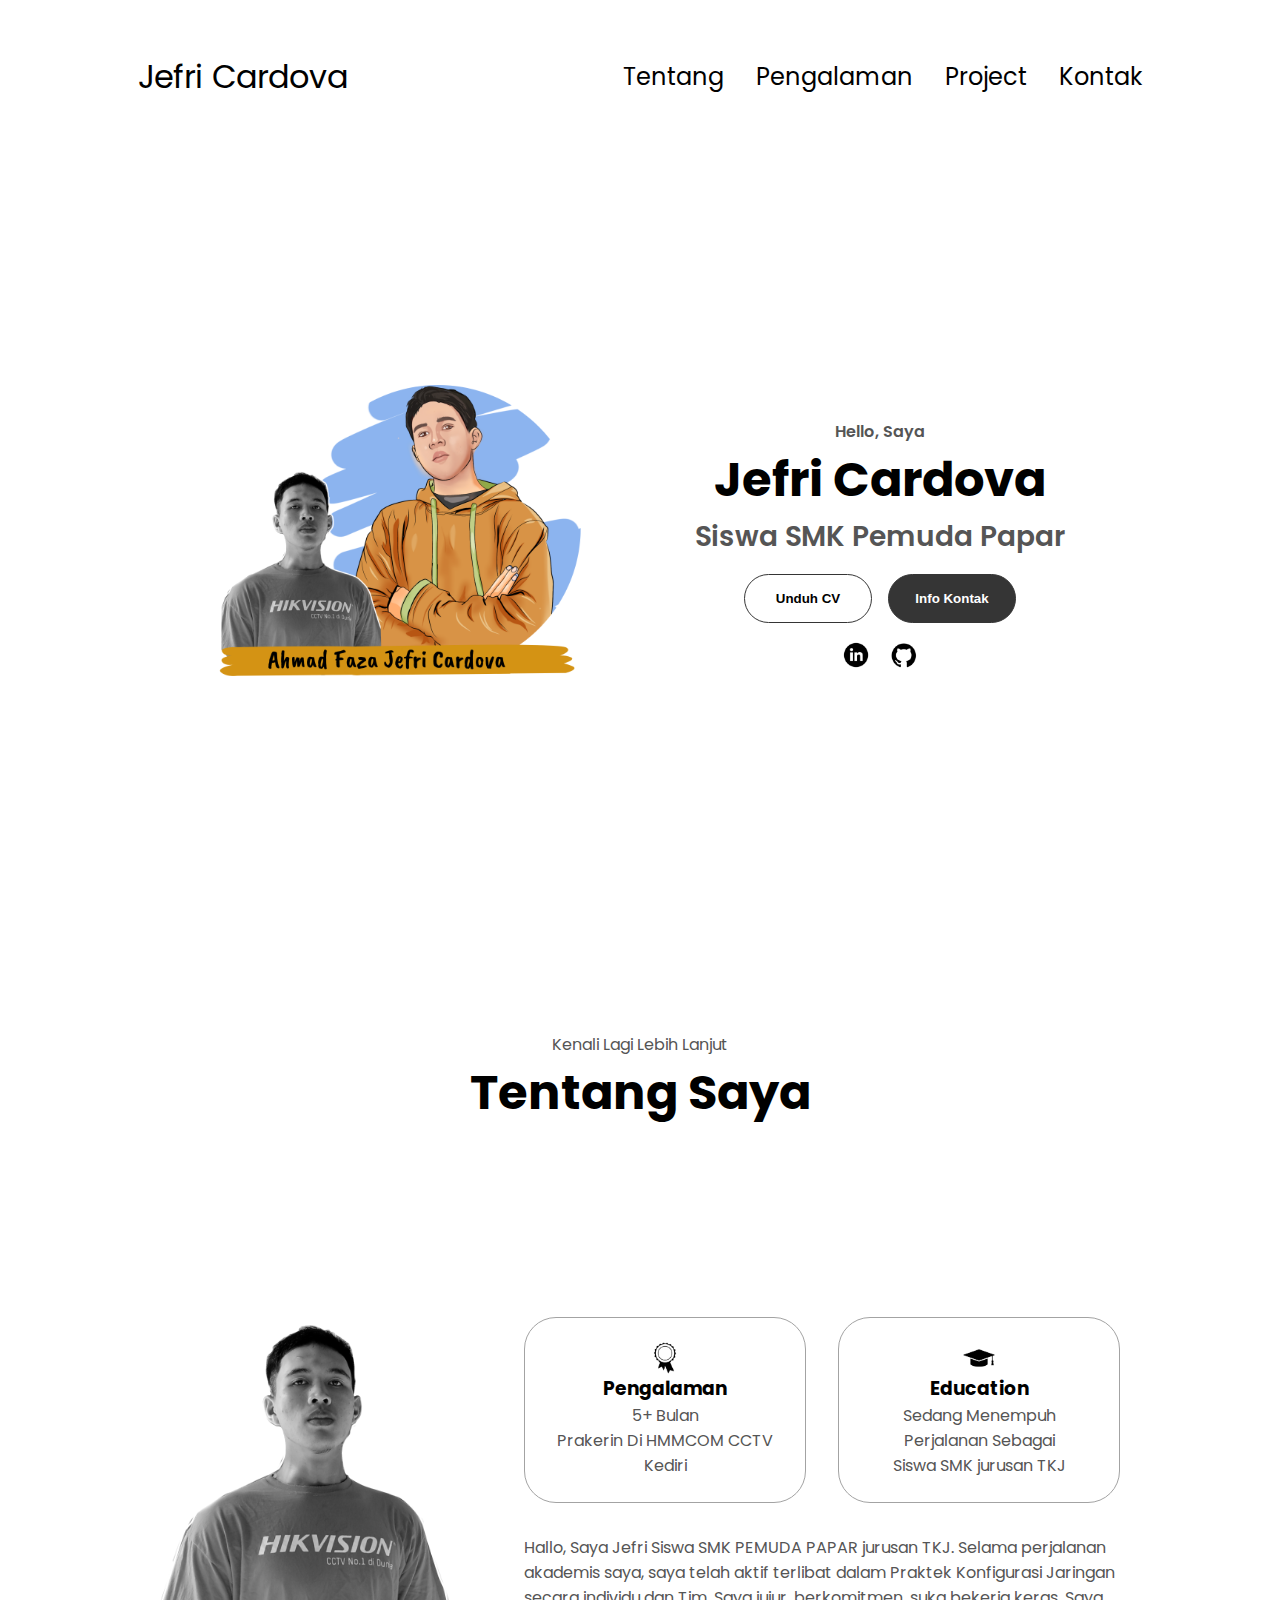
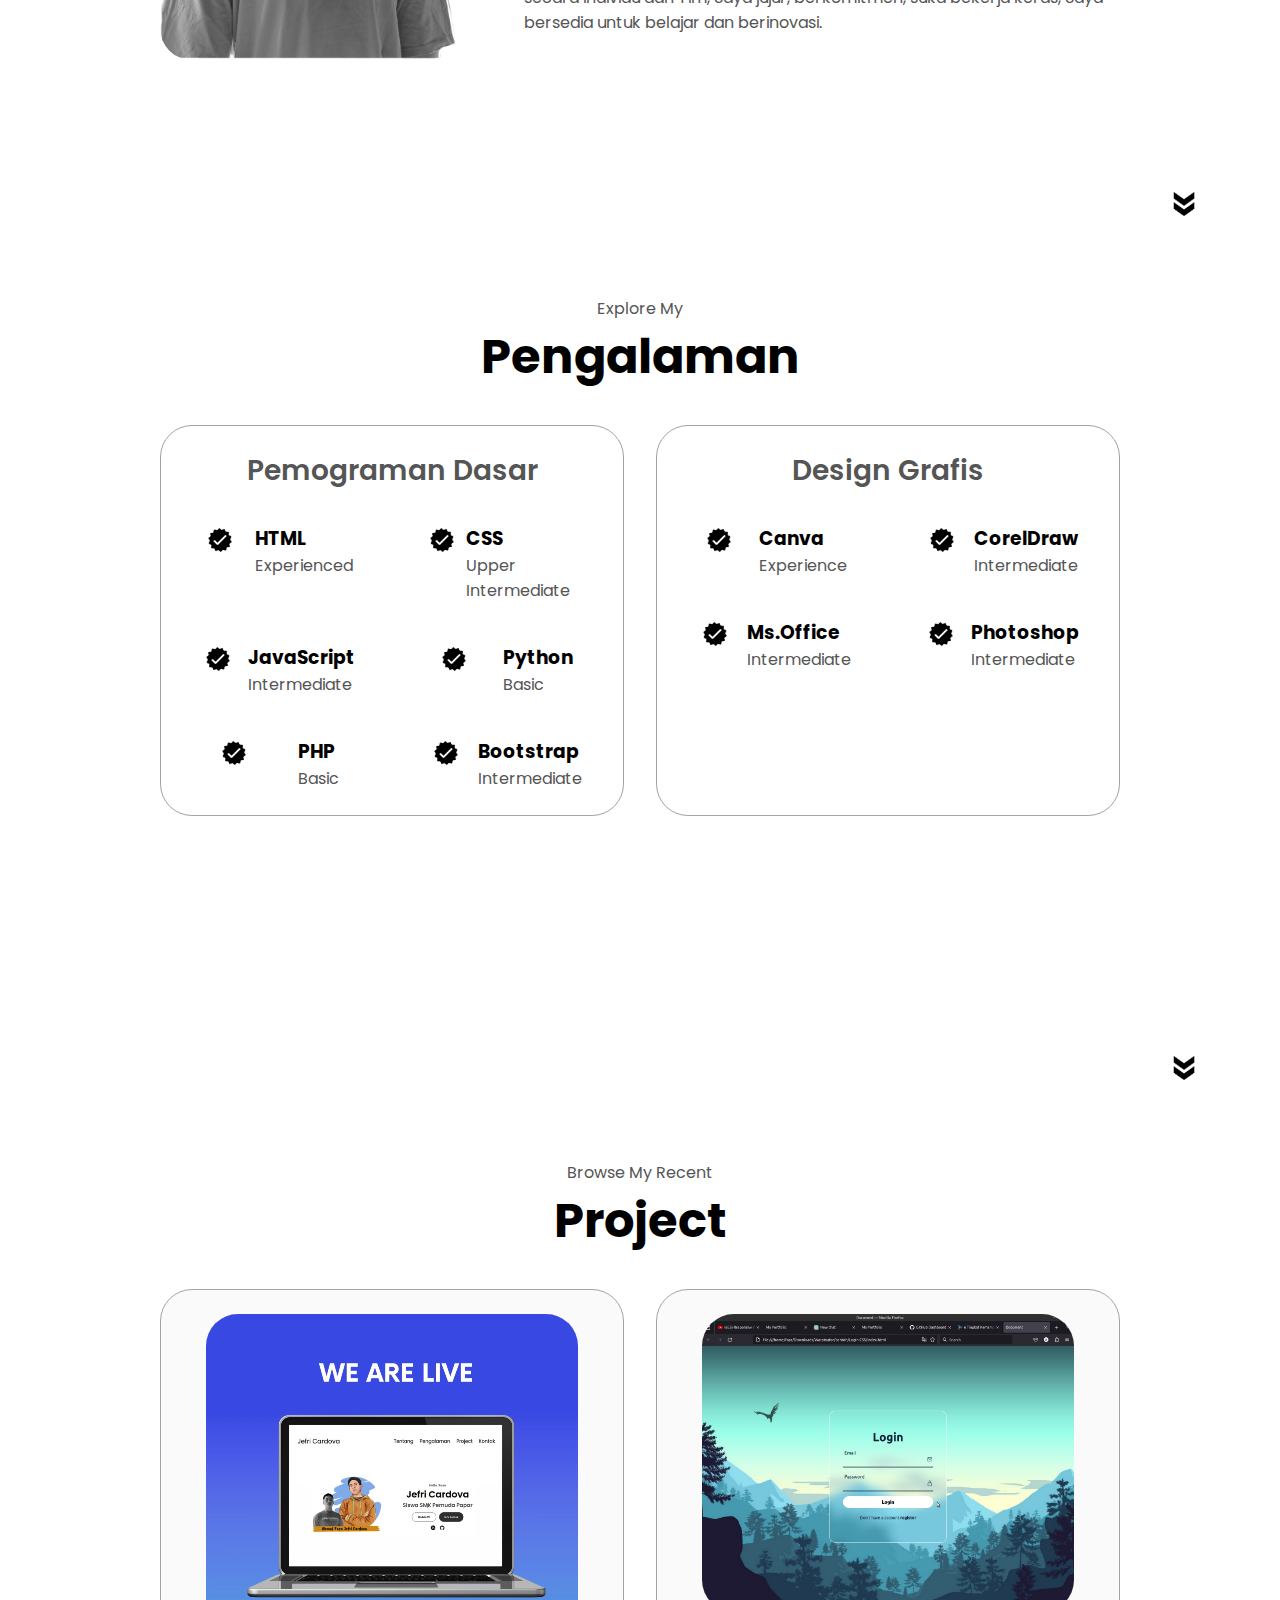
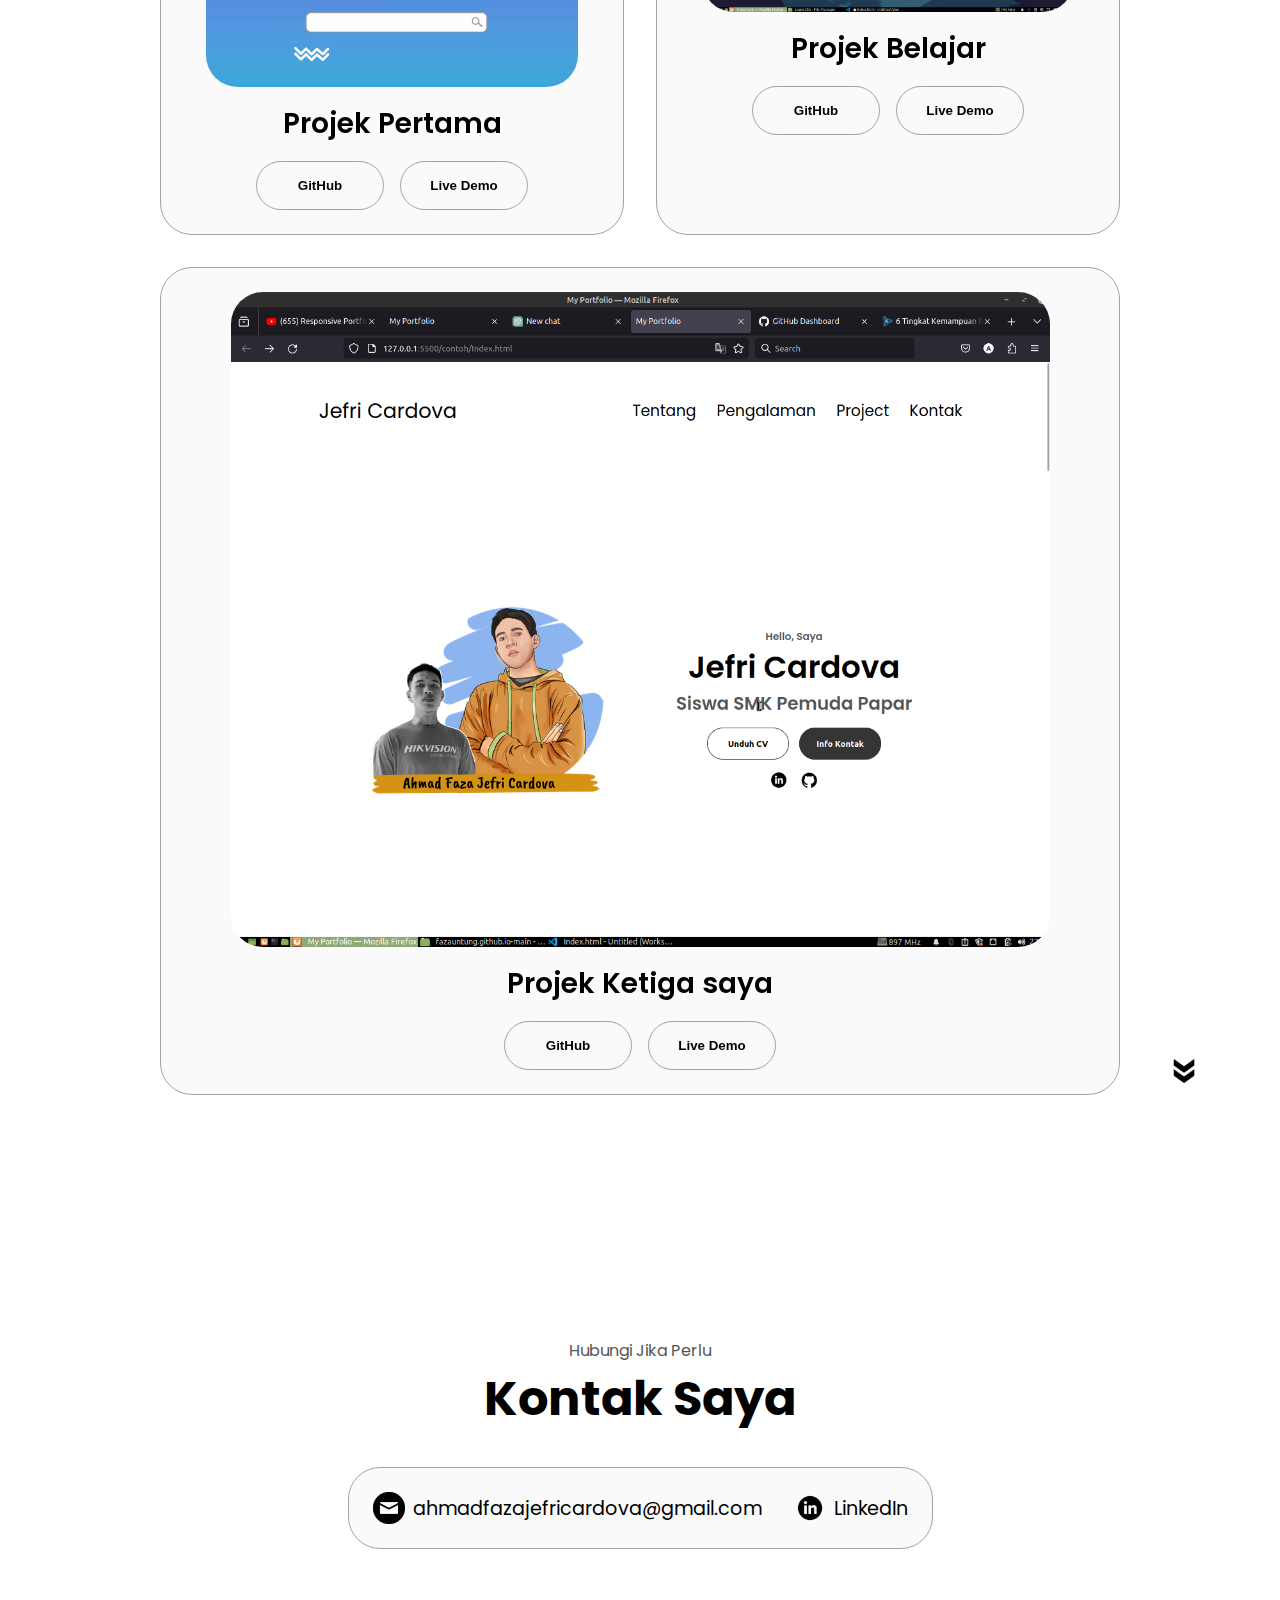
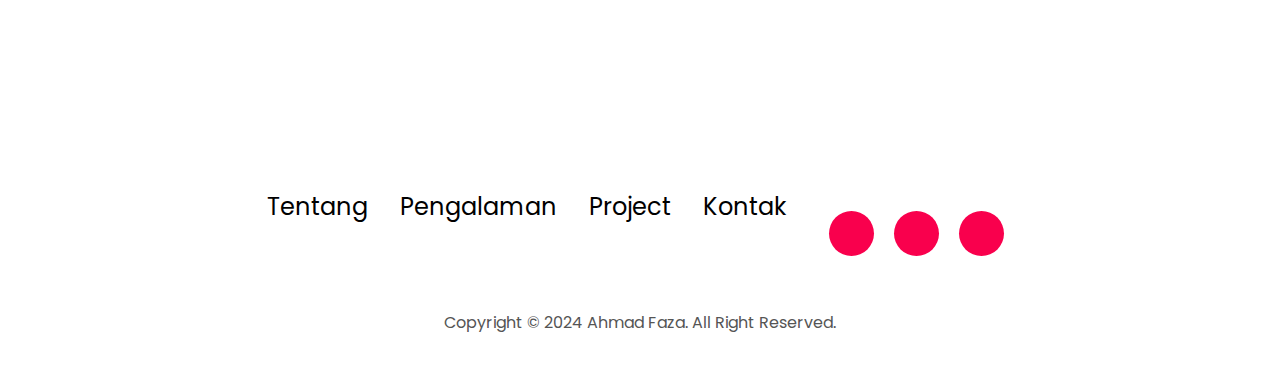
<file: Index.html>
<html lang="en"><head>
    <meta charset="UTF-8">
    <meta http-equiv="X-UA-Compatible" content="IE=edge">
    <meta name="viewport" content="width=device-width, initial-scale=1.0">
    <title>My Portfolio</title>
    <link rel="stylesheet" href="style.css">
    <link rel="stylesheet" href="mediaqueries.css">
    <link rel="stylesheet" href="https://cdnjs.cloudflare.com/ajax/libs/font-awesome/6.4.2/css/all.min.css" 
    integrity="sha512-z3gLpd7yknf1YoNbCzqRKc4qyor8gaKU1qmn+CShxbuBusANI9QpRohGBreCFkKxLhei6S9CQXFEbbKuqLg0DA=="
    crossorigin="anonymous" referrerpolicy="no-referrer" />
  </head>
  <body>
    <nav id="desktop-nav">
      <div class="logo" ><a href="#desktop-nav">Jefri Cardova</a></div>
      <div>
        <ul class="nav-links">
          <li><a href="#about">Tentang</a></li>
          <li><a href="#experience">Pengalaman</a></li>
          <li><a href="#projects">Project</a></li>
          <li><a href="#contact">Kontak</a></li>
        </ul>
      </div>
    </nav>
    <nav id="hamburger-nav">
      <div class="logo">Jefri Cardova</div>
      <div class="hamburger-menu">
        <div class="hamburger-icon" onclick="toggleMenu()">
          <span></span>
          <span></span>
          <span></span>
        </div>
        <div class="menu-links">
          <li><a href="#about" onclick="toggleMenu()">Tentang</a></li>
          <li><a href="#experience" onclick="toggleMenu()">Pengalaman</a></li>
          <li><a href="#projects" onclick="toggleMenu()">Project</a></li>
          <li><a href="#contact" onclick="toggleMenu()">Kontak</a></li>
        </div>
      </div>
    </nav>
    <section id="profile">
      <div class="section__pic-container">
        <img src="./assets/Tambahkan judul.png" alt="Jefri Cardova profile picture">
      </div>
      <div class="section__text">
        <p class="section__text__p1">Hello, Saya</p>
        <h1 class="title">Jefri Cardova</h1>
        <p class="section__text__p2">Siswa SMK Pemuda Papar</p>
        <div class="btn-container">
          <button class="btn btn-color-2" onclick="window.open('./assets/myporto.pdf')">
            Unduh CV
          </button>
          <button class="btn btn-color-1" onclick="location.href='./#contact'">
            Info Kontak
          </button>
        </div>
        <div id="socials-container">
          <img src="./assets/6.png" class="icon" onclick="location.href='https://www.linkedin.com/in/ahmad-faza-jefri-cardova-b910962a7/'" alt="My LinkedIn profile">
          <img src="./assets/2.png" class="icon" onclick="location.href='https://github.com/fazauntung/fazauntung.github.io.git'" alt="My Github profile">
        </div>
      </div>
    </section>
    <section id="about">
      <p class="section__text__p1">Kenali Lagi Lebih Lanjut</p>
      <h1 class="title">Tentang Saya</h1>
      <div class="section-container">
        <div class="section__pic-container">
          <img class="about-pic" src="./assets/p3.png" alt="Profile picture">
        </div>
        <div class="about-details-container">
          <div class="about-containers">
            <div class="details-container">
              <img class="icon" src="./assets/5.png" alt="Experience icon">
              <h3>Pengalaman</h3>
              <p>5+ Bulan<br>Prakerin Di HMMCOM CCTV Kediri</p>
            </div>
            <div class="details-container">
              <img class="icon" src="./assets/7.png" alt="Education icon">
              <h3>Education</h3>
              <p>Sedang Menempuh Perjalanan Sebagai <br/> Siswa SMK jurusan TKJ</p>
            </div>
          </div>
          <div class="text-container">
            <p>
              Hallo, Saya Jefri Siswa SMK PEMUDA PAPAR jurusan TKJ. Selama perjalanan akademis saya,
               saya telah aktif terlibat dalam Praktek Konfigurasi Jaringan secara individu dan Tim,
                Saya jujur, berkomitmen, suka bekerja keras, Saya bersedia untuk belajar dan berinovasi.
            </p>
          </div>
        </div>
      </div>
      <img src="./assets/1.png" alt="Arrow icon" class="icon arrow" onclick="location.href='#experience'">
    </section>
    <section id="experience">
      <p class="section__text__p1">Explore My</p>
      <h1 class="title">Pengalaman</h1>
      <div class="experience-details-container">
        <div class="about-containers">
          <div class="details-container">
            <h2 class="experience-sub-title">Pemograman Dasar</h2>
            <div class="article-container">
              <article>
                <img class="icon" src="./assets/3.png" alt="Experience icon">
                <div>
                  <h3>HTML</h3>
                  <p>Experienced</p>
                </div>
              </article>
              <article>
                <img class="icon" src="./assets/3.png" alt="Experience icon">
                <div>
                  <h3>CSS</h3>
                  <p> Upper Intermediate</p>
                </div>
              </article>
              <article>
                <img class="icon" src="./assets/3.png" alt="Experience icon">
                <div>
                  <h3>JavaScript</h3>
                  <p>Intermediate</p>
                </div>
              </article>
              <article>
                <img class="icon" src="./assets/3.png" alt="Experience icon">
                <div>
                  <h3>Python</h3>
                  <p>Basic</p>
                </div>
              </article>
              <article>
                <img class="icon" src="./assets/3.png" alt="Experience icon">
                <div>
                  <h3>PHP</h3>
                  <p>Basic</p>
                </div>
              </article>
              <article>
                <img class="icon" src="./assets/3.png" alt="Experience icon">
                <div>
                  <h3>Bootstrap</h3>
                  <p>Intermediate</p>
                </div>
              </article>
            </div>
          </div>
          <div class="details-container">
            <h2 class="experience-sub-title">Design Grafis</h2>
            <div class="article-container">
              <article>
                <img class="icon" src="./assets/3.png" alt="Experience icon">
                <div>
                  <h3>Canva</h3>
                  <p>Experience</p>
                </div>
              </article>
              <article>
                <img class="icon" src="./assets/3.png" alt="Experience icon">
                <div>
                  <h3>CorelDraw</h3>
                  <p>Intermediate</p>
                </div>
              </article>
              <article>
                <img class="icon" src="./assets/3.png" alt="Experience icon">
                <div>
                  <h3>Ms.Office</h3>
                  <p>Intermediate</p>
                </div>
              </article>
              <article>
                <img class="icon" src="./assets/3.png" alt="Experience icon">
                <div>
                  <h3>Photoshop</h3>
                  <p>Intermediate</p>
                </div>
              </article>
            </div>
          </div>
        </div>
      </div>
      <img src="./assets/1.png" class="icon arrow" onclick="location.href='#projects'" alt="">
    </section>
    <section id="projects">
      <p class="section__text__p1">Browse My Recent</p>
      <h1 class="title">Project</h1>
      <div class="experience-details-container">
        <div class="about-containers">
          <div class="details-container color-container">
            <div class="article-container">
              
              <video autoplay loop class="project-img">
                <source src="./assets/Black and White Clean New Website Instagram Post.mp4" type="video/mp4">
              </video>
            </div>
            <h2 class="experience-sub-title project-title">Projek Pertama</h2>
            <div class="btn-container">
              <button class="btn btn-color-2 project-btn" onclick="location.href='https://github.com/';">
                GitHub
              </button>
              <button class="btn btn-color-2 project-btn" onclick="location.href='./fazauntung.github.io-main/index.html';">
                Live Demo
              </button>
            </div>
          </div>
          <div class="details-container color-container">
            <div class="article-container">
              <img class="project-img" src="./assets/ty.png" alt="project-1">
            </div>
            <h2 class="experience-sub-title project-title">Projek Belajar</h2>
            <div class="btn-container">
              <button class="btn btn-color-2 project-btn" onclick="location.href='https://github.com/';">
                GitHub
              </button>
              <button class="btn btn-color-2 project-btn" onclick="location.href='./Login CSS/index.html';">
                Live Demo
              </button>
            </div>
          </div>
          <div class="details-container color-container">
            <div class="article-container">
              <img class="project-img" src="./assets/ui.png" alt="project-1">
            </div>
            <h2 class="experience-sub-title project-title">Projek Ketiga saya</h2>
            <div class="btn-container">
              <button class="btn btn-color-2 project-btn" onclick="location.href='https://github.com/';">
                GitHub
              </button>
              <button class="btn btn-color-2 project-btn" onclick="location.href='#desktop-nav';">
                Live Demo
              </button>
            </div>
          </div>
        </div>
      </div>
      <img src="./assets/1.png" class="icon arrow" onclick="location.href='#contact'" alt="tr">
    </section>
    <section id="contact">
      <p class="section__text__p1">Hubungi Jika Perlu</p>
      <h1 class="title">Kontak Saya</h1>
      <div class="contact-info-upper-container">
        <div class="contact-info-container">
          <img src="./assets/email.png" class="icon contact-icon" alt="Email icon">
          <p><a href="mailto:ahmadfazajefricardova@gmail.com">ahmadfazajefricardova@gmail.com</a></p>
        </div>
        <div class="contact-info-container">
          <img src="./assets/6.png" class="icon contact-icon" alt="Email icon">
          <p><a href="https://www.linkedin.com/in/ahmad-faza-jefri-cardova-b910962a7/">LinkedIn</a></p>
        </div>
      </div>
    </section>
    <footer>
      <nav>
        <div class="nav-links-container">
          <ul class="nav-links">
            <li><a href="#about">Tentang</a></li>
            <li><a href="#experience">Pengalaman</a></li>
            <li><a href="#projects">Project</a></li>
            <li><a href="#contact">Kontak</a></li>
            <div class="social">
            <li><a href="https://www.facebook.com/jefri.cardova.5/about/" target="_blank"><i class="fa-brands fa-facebook"></i></a></li>
            <li><a href="https://www.instagram.com/jefri.cardova/" target="_blank"><i class="fa-brands fa-instagram"></i></a></li>
            <li><a href="https://wa.me/087766630907" target="_blank"><i class="fa-brands fa-whatsapp"></i></a></li>
            </div>
          </ul>
        </div>
      </nav>
      <p>Copyright &copy; 2024 Ahmad Faza. All Right Reserved.</p>
    </footer>
    <script src="script.js"></script>
  

</body></html>
</file>
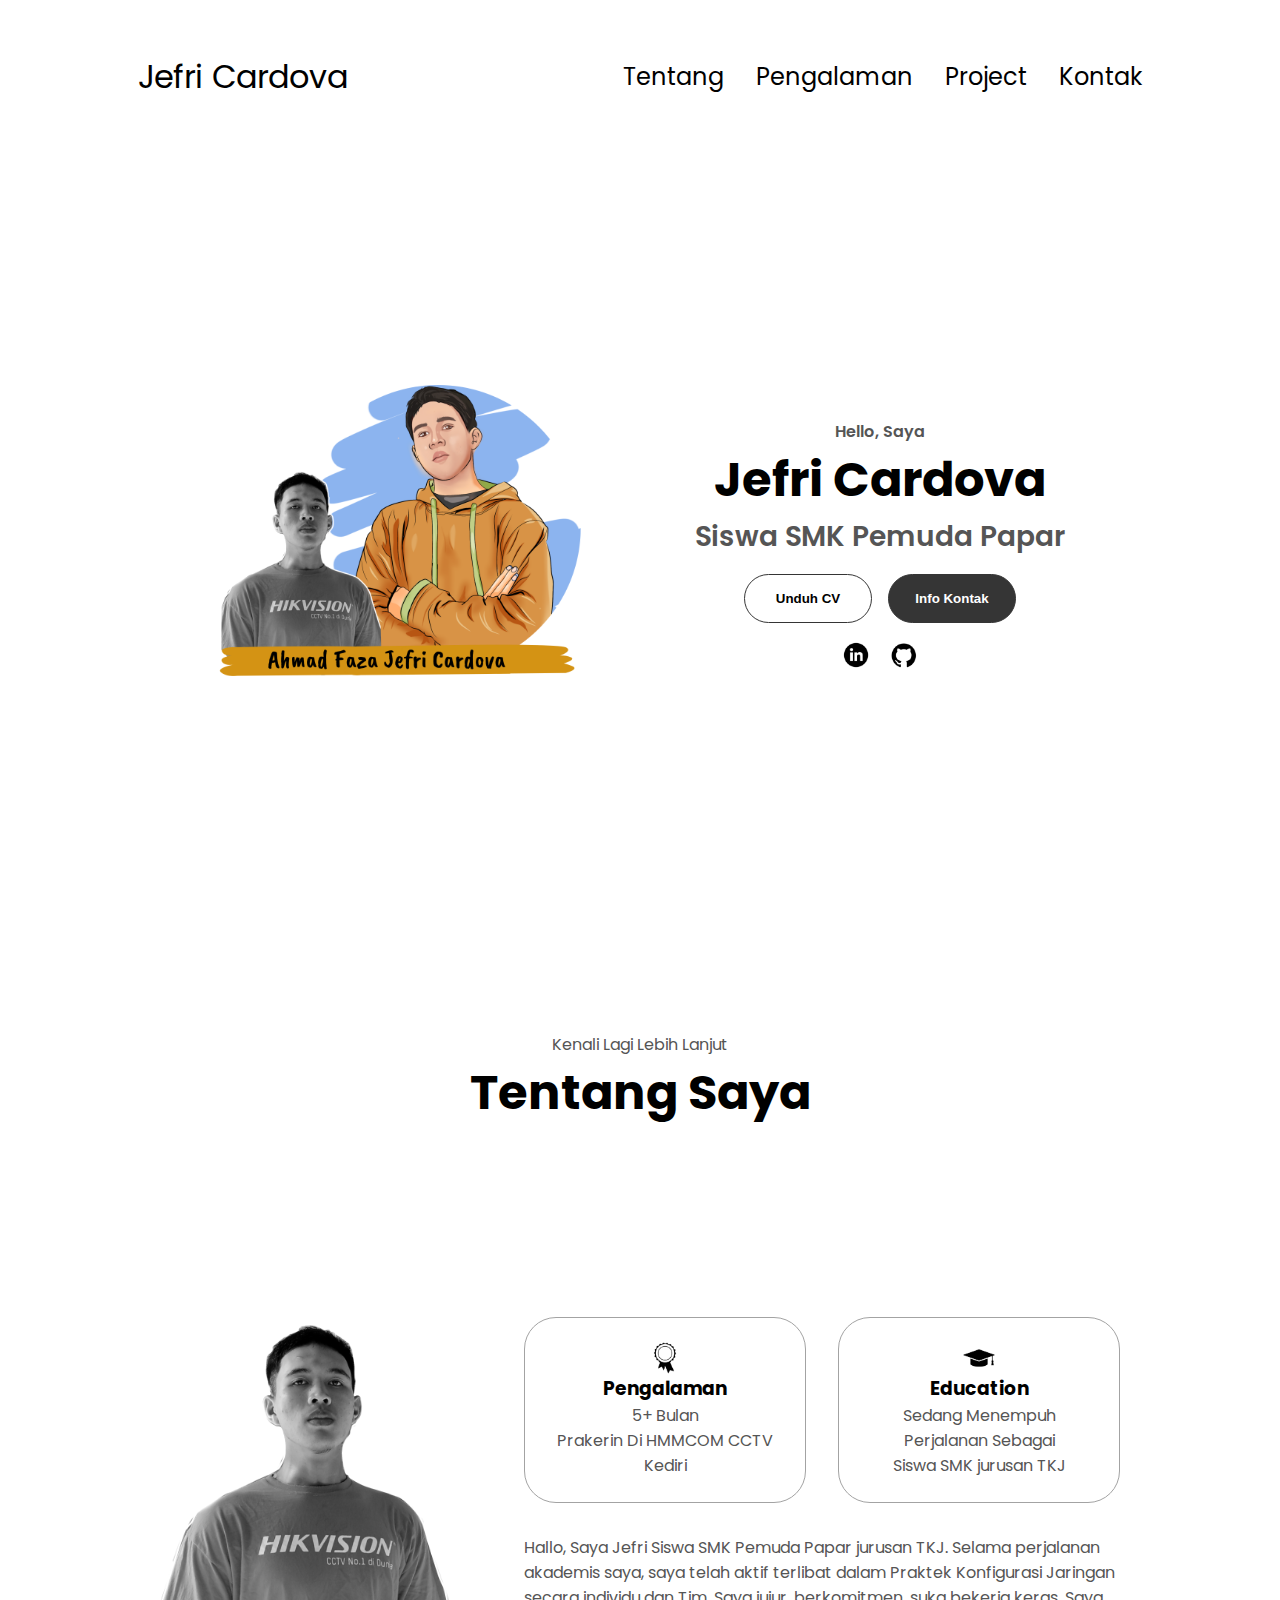
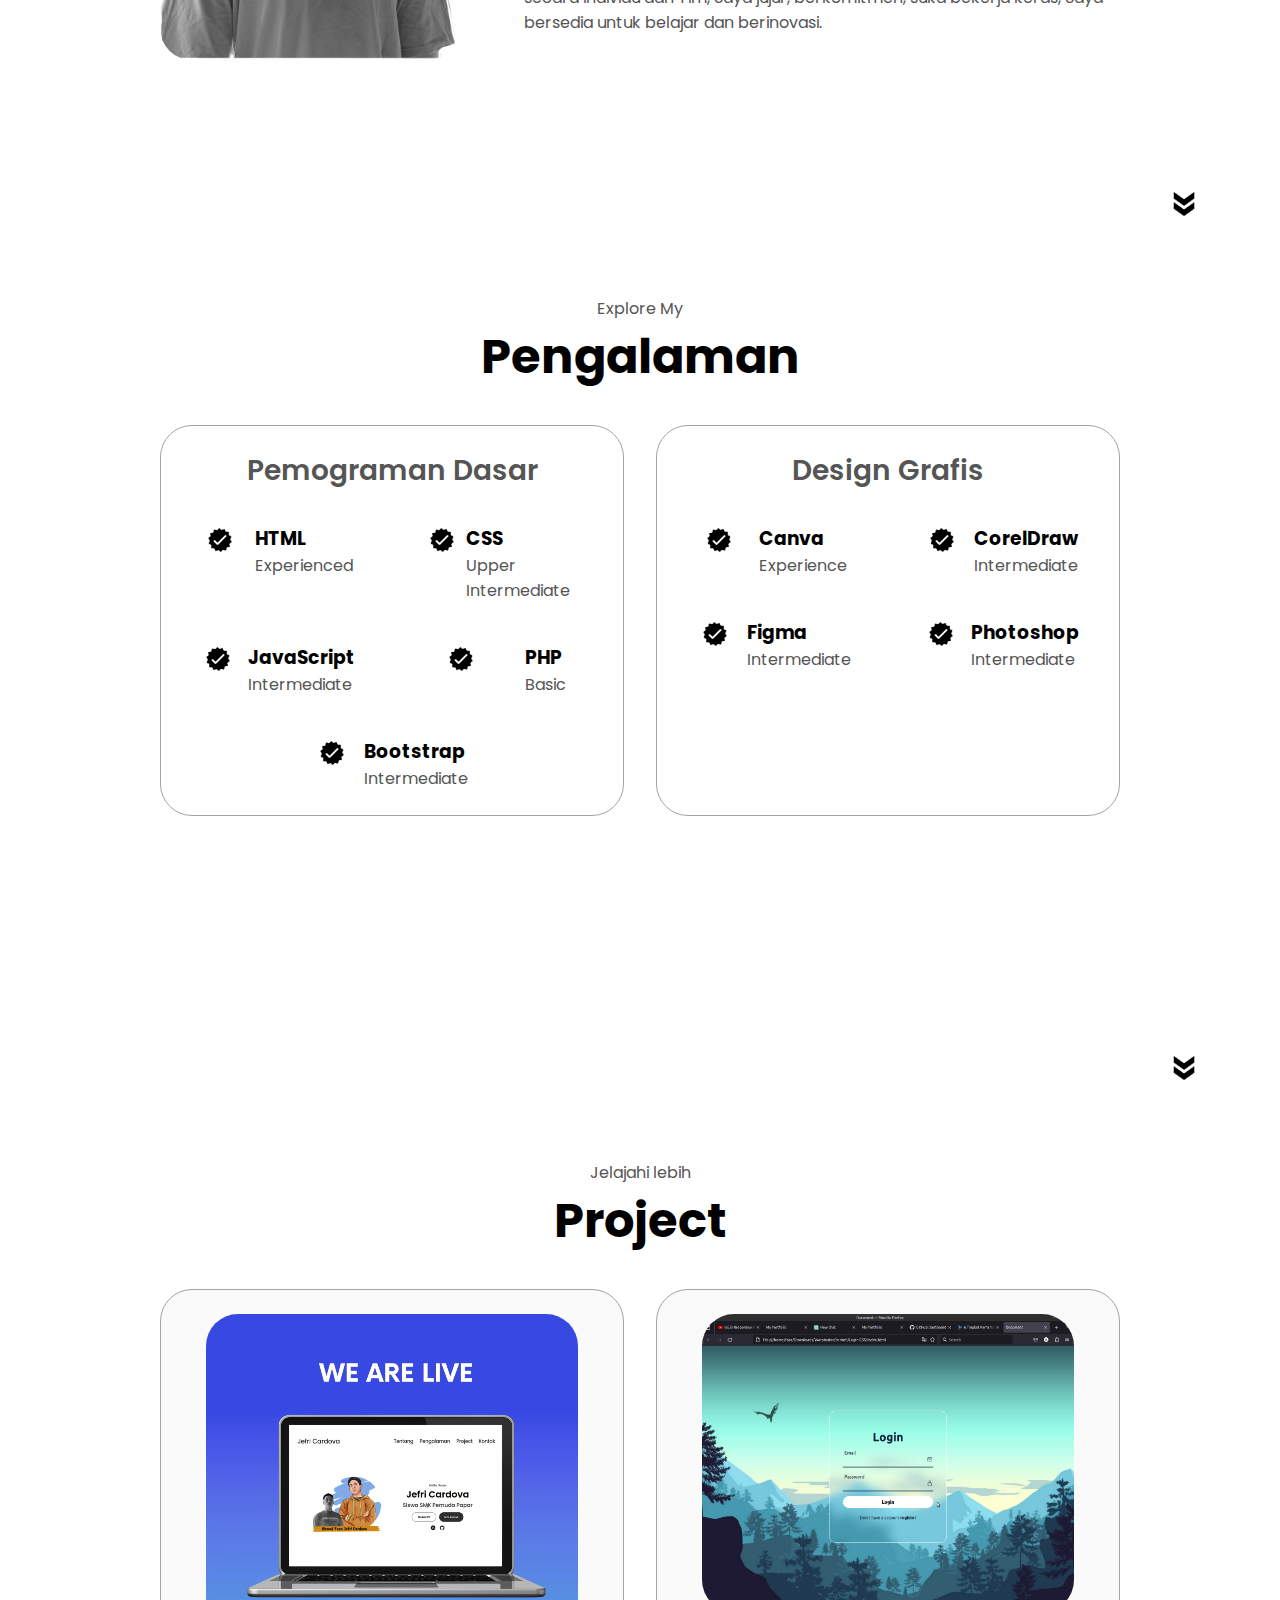
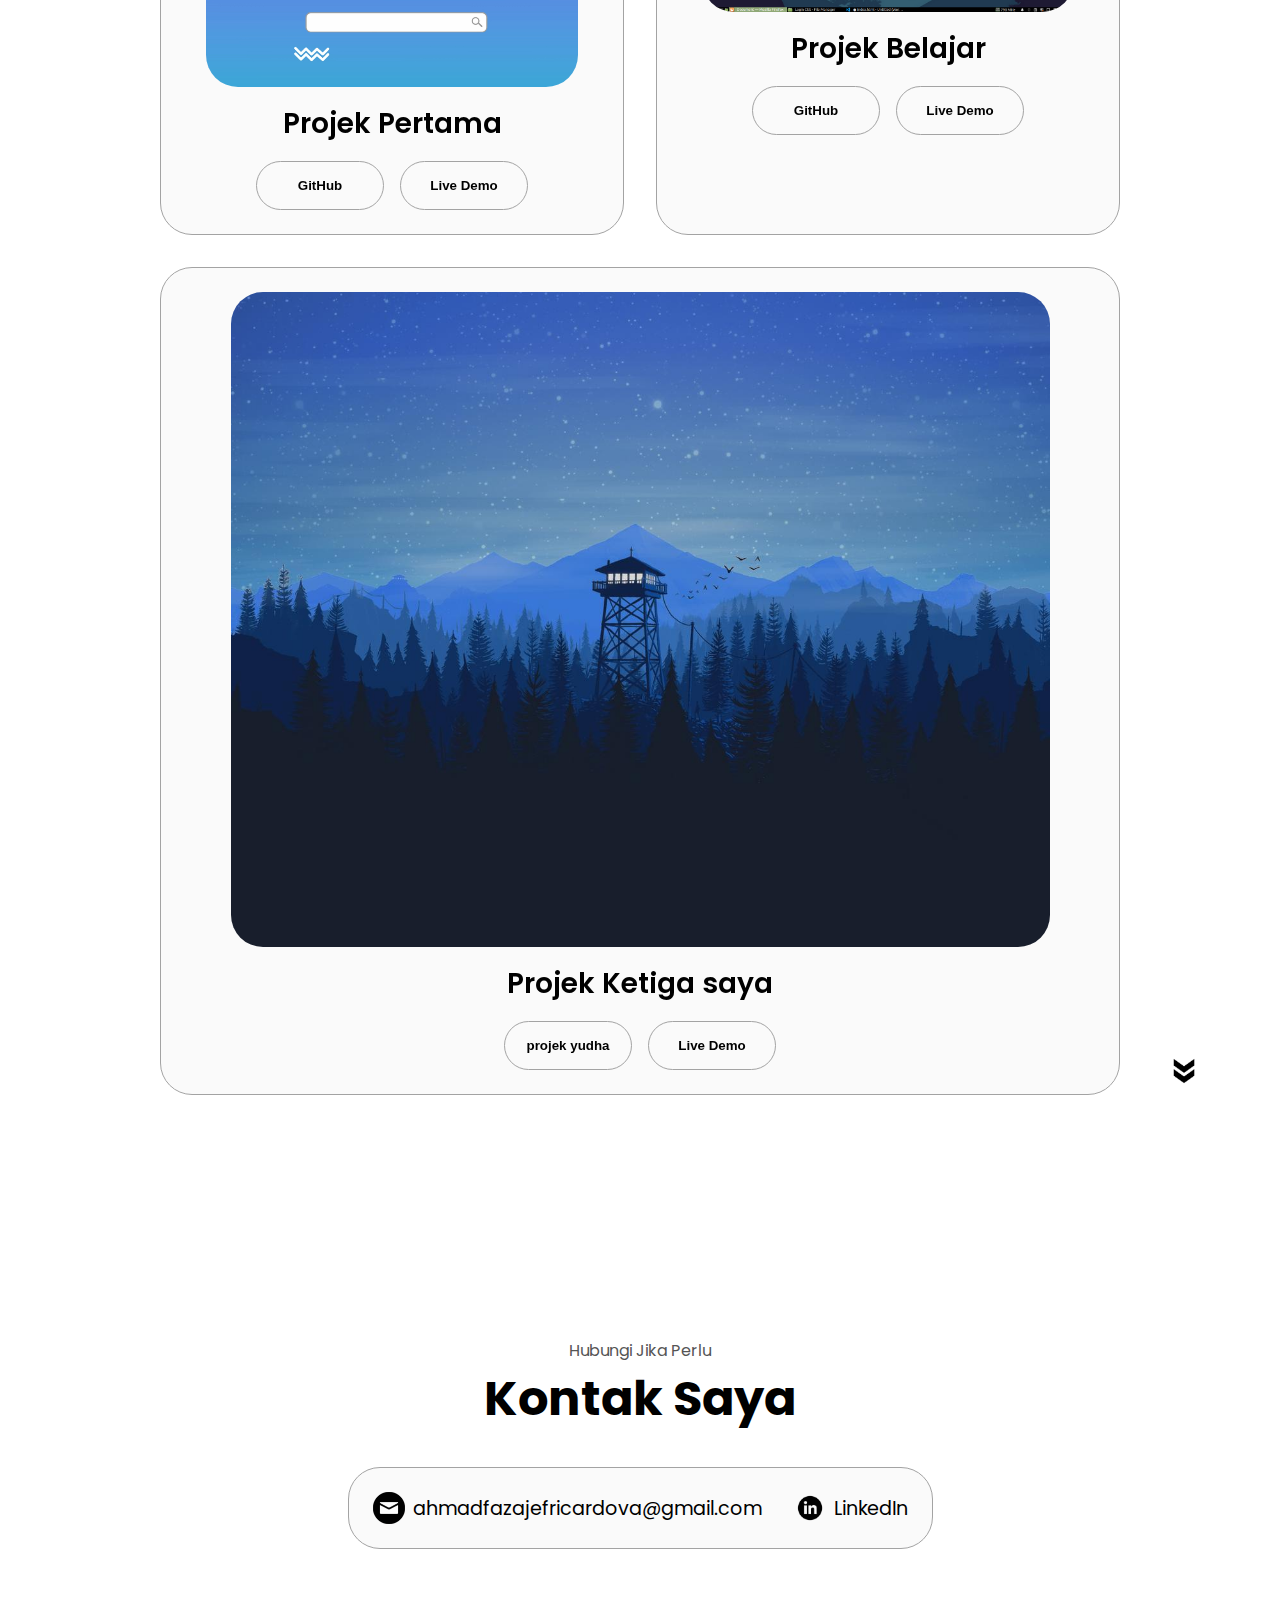
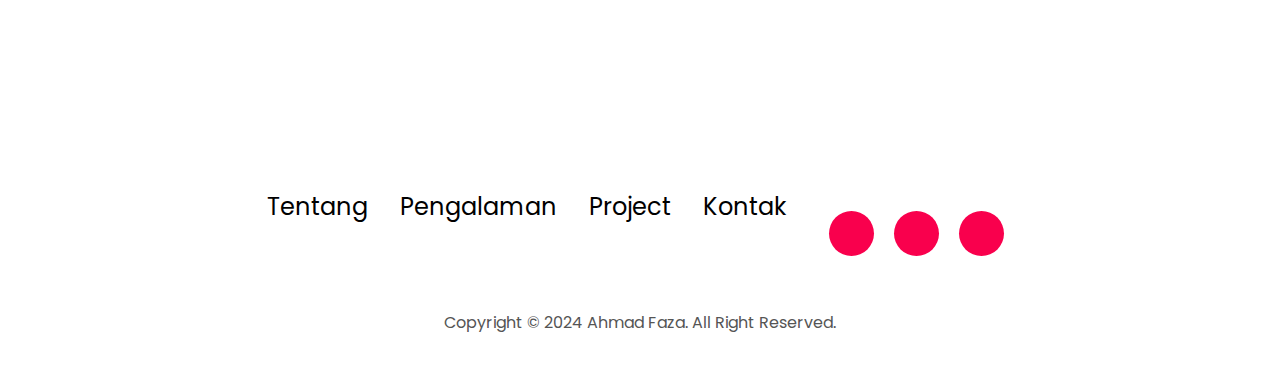
<file: index.html>
<html lang="en"><head>
    <meta charset="UTF-8">
    <meta http-equiv="X-UA-Compatible" content="IE=edge">
    <meta name="viewport" content="width=device-width, initial-scale=1.0">
    <title> Portfolio</title>
    <link rel="stylesheet" href="style.css">
    <link rel="stylesheet" href="mediaqueries.css">
    <link rel="stylesheet" href="https://cdnjs.cloudflare.com/ajax/libs/font-awesome/6.4.2/css/all.min.css" 
    integrity="sha512-z3gLpd7yknf1YoNbCzqRKc4qyor8gaKU1qmn+CShxbuBusANI9QpRohGBreCFkKxLhei6S9CQXFEbbKuqLg0DA=="
    crossorigin="anonymous" referrerpolicy="no-referrer" />
    
 
 
 
 
<!-- Google tag (gtag.js) -->
<script async src="https://www.googletagmanager.com/gtag/js?id=G-1HHF1KMYEX"></script>
<script>
  window.dataLayer = window.dataLayer || [];
  function gtag(){dataLayer.push(arguments);}
  gtag('js', new Date());

  gtag('config', 'G-1HHF1KMYEX');
</script>
 
 
 
 
  </head>
  <body>
    <nav id="desktop-nav">
      <div class="logo" ><a href="#desktop-nav">Jefri Cardova</a></div>
      <div>
        <ul class="nav-links">
          <li><a href="#about">Tentang</a></li>
          <li><a href="#experience">Pengalaman</a></li>
          <li><a href="#projects">Project</a></li>
          <li><a href="#contact">Kontak</a></li>
        </ul>
      </div>
    </nav>
    <nav id="hamburger-nav">
      <div class="logo">Jefri Cardova</div>
      <div class="hamburger-menu">
        <div class="hamburger-icon" onclick="toggleMenu()">
          <span></span>
          <span></span>
          <span></span>
        </div>
        <div class="menu-links">
          <li><a href="#about" onclick="toggleMenu()">Tentang</a></li>
          <li><a href="#experience" onclick="toggleMenu()">Pengalaman</a></li>
          <li><a href="#projects" onclick="toggleMenu()">Project</a></li>
          <li><a href="#contact" onclick="toggleMenu()">Kontak</a></li>
        </div>
      </div>
    </nav>
    <section id="profile">
      <div class="section__pic-container">
        <img src="./assets/Tambahkan judul.png" alt="Jefri Cardova profile picture">
      </div>
      <div class="section__text">
        <p class="section__text__p1">Hello, Saya</p>
        <h1 class="title">Jefri Cardova</h1>
        <p class="section__text__p2">Siswa SMK Pemuda Papar</p>
        <div class="btn-container">
          <button class="btn btn-color-2" onclick="window.open('./assets/myporto.pdf')">
            Unduh CV
          </button>
          <button class="btn btn-color-1" onclick="location.href='./#contact'">
            Info Kontak
          </button>
        </div>
        <div id="socials-container">
          <img src="./assets/6.png" class="icon" onclick="location.href='https://www.linkedin.com/in/ahmad-faza-jefri-cardova-b910962a7/'" alt="My LinkedIn profile">
          <img src="./assets/2.png" class="icon" onclick="location.href='https://github.com/fazauntung/fazauntung.github.io.git'" alt="My Github profile">
        </div>
      </div>
    </section>
    <section id="about">
      <p class="section__text__p1">Kenali Lagi Lebih Lanjut</p>
      <h1 class="title">Tentang Saya</h1>
      <div class="section-container">
        <div class="section__pic-container">
          <img class="about-pic" src="./assets/p3.png" alt="Profile picture">
        </div>
        <div class="about-details-container">
          <div class="about-containers">
            <div class="details-container">
              <img class="icon" src="./assets/5.png" alt="Experience icon">
              <h3>Pengalaman</h3>
              <p>5+ Bulan<br>Prakerin Di HMMCOM CCTV Kediri</p>
            </div>
            <div class="details-container">
              <img class="icon" src="./assets/7.png" alt="Education icon">
              <h3>Education</h3>
              <p>Sedang Menempuh Perjalanan Sebagai <br/> Siswa SMK jurusan TKJ</p>
            </div>
          </div>
          <div class="text-container">
            <p>
              Hallo, Saya Jefri Siswa SMK Pemuda Papar jurusan TKJ. Selama perjalanan akademis saya,
               saya telah aktif terlibat dalam Praktek Konfigurasi Jaringan secara individu dan Tim,
                Saya jujur, berkomitmen, suka bekerja keras, Saya bersedia untuk belajar dan berinovasi.
            </p>
          </div>
        </div>
      </div>
      <img src="./assets/1.png" alt="Arrow icon" class="icon arrow" onclick="location.href='#experience'">
    </section>
    <section id="experience">
      <p class="section__text__p1">Explore My</p>
      <h1 class="title">Pengalaman</h1>
      <div class="experience-details-container">
        <div class="about-containers">
          <div class="details-container">
            <h2 class="experience-sub-title">Pemograman Dasar</h2>
            <div class="article-container">
              <article>
                <img class="icon" src="./assets/3.png" alt="Experience icon">
                <div>
                  <h3>HTML</h3>
                  <p>Experienced</p>
                </div>
              </article>
              <article>
                <img class="icon" src="./assets/3.png" alt="Experience icon">
                <div>
                  <h3>CSS</h3>
                  <p>Upper Intermediate</p>
                </div>
              </article>
              <article>
                <img class="icon" src="./assets/3.png" alt="Experience icon">
                <div>
                  <h3>JavaScript</h3>
                  <p>Intermediate</p>
                </div>
              </article>
              <article>
                <img class="icon" src="./assets/3.png" alt="Experience icon">
                <div>
                  <h3>PHP</h3>
                  <p>Basic</p>
                </div>
              </article>
              <article>
                <img class="icon" src="./assets/3.png" alt="Experience icon">
                <div>
                  <h3>Bootstrap</h3>
                  <p>Intermediate</p>
                </div>
              </article>
            </div>
          </div>
          <div class="details-container">
            <h2 class="experience-sub-title">Design Grafis</h2>
            <div class="article-container">
              <article>
                <img class="icon" src="./assets/3.png" alt="Experience icon">
                <div>
                  <h3>Canva</h3>
                  <p>Experience</p>
                </div>
              </article>
              <article>
                <img class="icon" src="./assets/3.png" alt="Experience icon">
                <div>
                  <h3>CorelDraw</h3>
                  <p>Intermediate</p>
                </div>
              </article>
              <article>
                <img class="icon" src="./assets/3.png" alt="Experience icon">
                <div>
                  <h3>Figma</h3>
                  <p>Intermediate</p>
                </div>
              </article>
              <article>
                <img class="icon" src="./assets/3.png" alt="Experience icon">
                <div>
                  <h3>Photoshop</h3>
                  <p>Intermediate</p>
                </div>
              </article>
            </div>
          </div>
        </div>
      </div>
      <img src="./assets/1.png" class="icon arrow" onclick="location.href='#projects'" alt="">
    </section>
    <section id="projects">
      <p class="section__text__p1">Jelajahi lebih</p>
      <h1 class="title">Project</h1>
      <div class="experience-details-container">
        <div class="about-containers">
          <div class="details-container color-container">
            <div class="article-container">
              
              <video class="project-img" autoplay loop>
                <source src="./assets/Black and White Clean New Website Instagram Post.mp4" type="video/mp4">
              </video>
            </div>
            <h2 class="experience-sub-title project-title">Projek Pertama</h2>
            <div class="btn-container">
              <button class="btn btn-color-2 project-btn" onclick="location.href='https://github.com/';">
                GitHub
              </button>
              <button class="btn btn-color-2 project-btn" onclick="location.href='./fazauntung.github.io-main/index.html';">
                Live Demo
              </button>
            </div>
          </div>
          <div class="details-container color-container">
            <div class="article-container">
              <img class="project-img" src="./assets/ty.png" alt="project-2">
            </div>
            <h2 class="experience-sub-title project-title">Projek Belajar</h2>
            <div class="btn-container">
              <button class="btn btn-color-2 project-btn" onclick="location.href='https://github.com/';">
                GitHub
              </button>
              <button class="btn btn-color-2 project-btn" onclick="location.href='./Login CSS/index.html';">
                Live Demo
              </button>
            </div>
          </div>
          <div class="details-container color-container">
            <div class="article-container">
              <img class="project-img" src="wp4159933-1280x1024-wallpapers.jpg" alt="project-1">
            </div>
            <h2 class="experience-sub-title project-title">Projek Ketiga saya</h2>
            <div class="btn-container">
              <button class="btn btn-color-2 project-btn" onclick="location.href='/yudha/index.html';">
                projek yudha
              </button>
              <button class="btn btn-color-2 project-btn" onclick="location.href='/coba coba/index.html';">
                Live Demo
              </button>
            </div>
          </div>
        </div>
      </div>
      <img src="/assets/1.png" class="icon arrow" onclick="location.href='#contact'" alt="tr">
    </section>
    <section id="contact">
      <p class="section__text__p1">Hubungi Jika Perlu</p>
      <h1 class="title">Kontak Saya</h1>
      <div class="contact-info-upper-container">
        <div class="contact-info-container">
          <img src="./assets/email.png" class="icon contact-icon" alt="Email icon">
          <p><a href="mailto:ahmadfazajefricardova@gmail.com">ahmadfazajefricardova@gmail.com</a></p>
        </div>
        <div class="contact-info-container">
          <img src="./assets/6.png" class="icon contact-icon" alt="Email icon">
          <p><a href="https://www.linkedin.com/in/ahmad-faza-jefri-cardova-b910962a7/">LinkedIn</a></p>
        </div>
      </div>
    </section>
    <footer>
      <nav>
        <div class="nav-links-container">
          <ul class="nav-links">
            <li><a href="#about">Tentang</a></li>
            <li><a href="#experience">Pengalaman</a></li>
            <li><a href="#projects">Project</a></li>
            <li><a href="#contact">Kontak</a></li>
            <div class="social">
            <li><a href="https://www.facebook.com/jefri.cardova.5/about/" target="_blank"><i class="fa-brands fa-facebook"></i></a></li>
            <li><a href="https://www.instagram.com/jefri.cardova/" target="_blank"><i class="fa-brands fa-instagram"></i></a></li>
            <li><a href="https://wa.me/+6287766630907" target="_blank"><i class="fa-brands fa-whatsapp"></i></a></li>
            </div>
          </ul>
        </div>
      </nav>
      <p>Copyright &copy; 2024 Ahmad Faza. All Right Reserved.</p>
    </footer>
    <script src="script.js"></script>
  

</body></html>
</file>
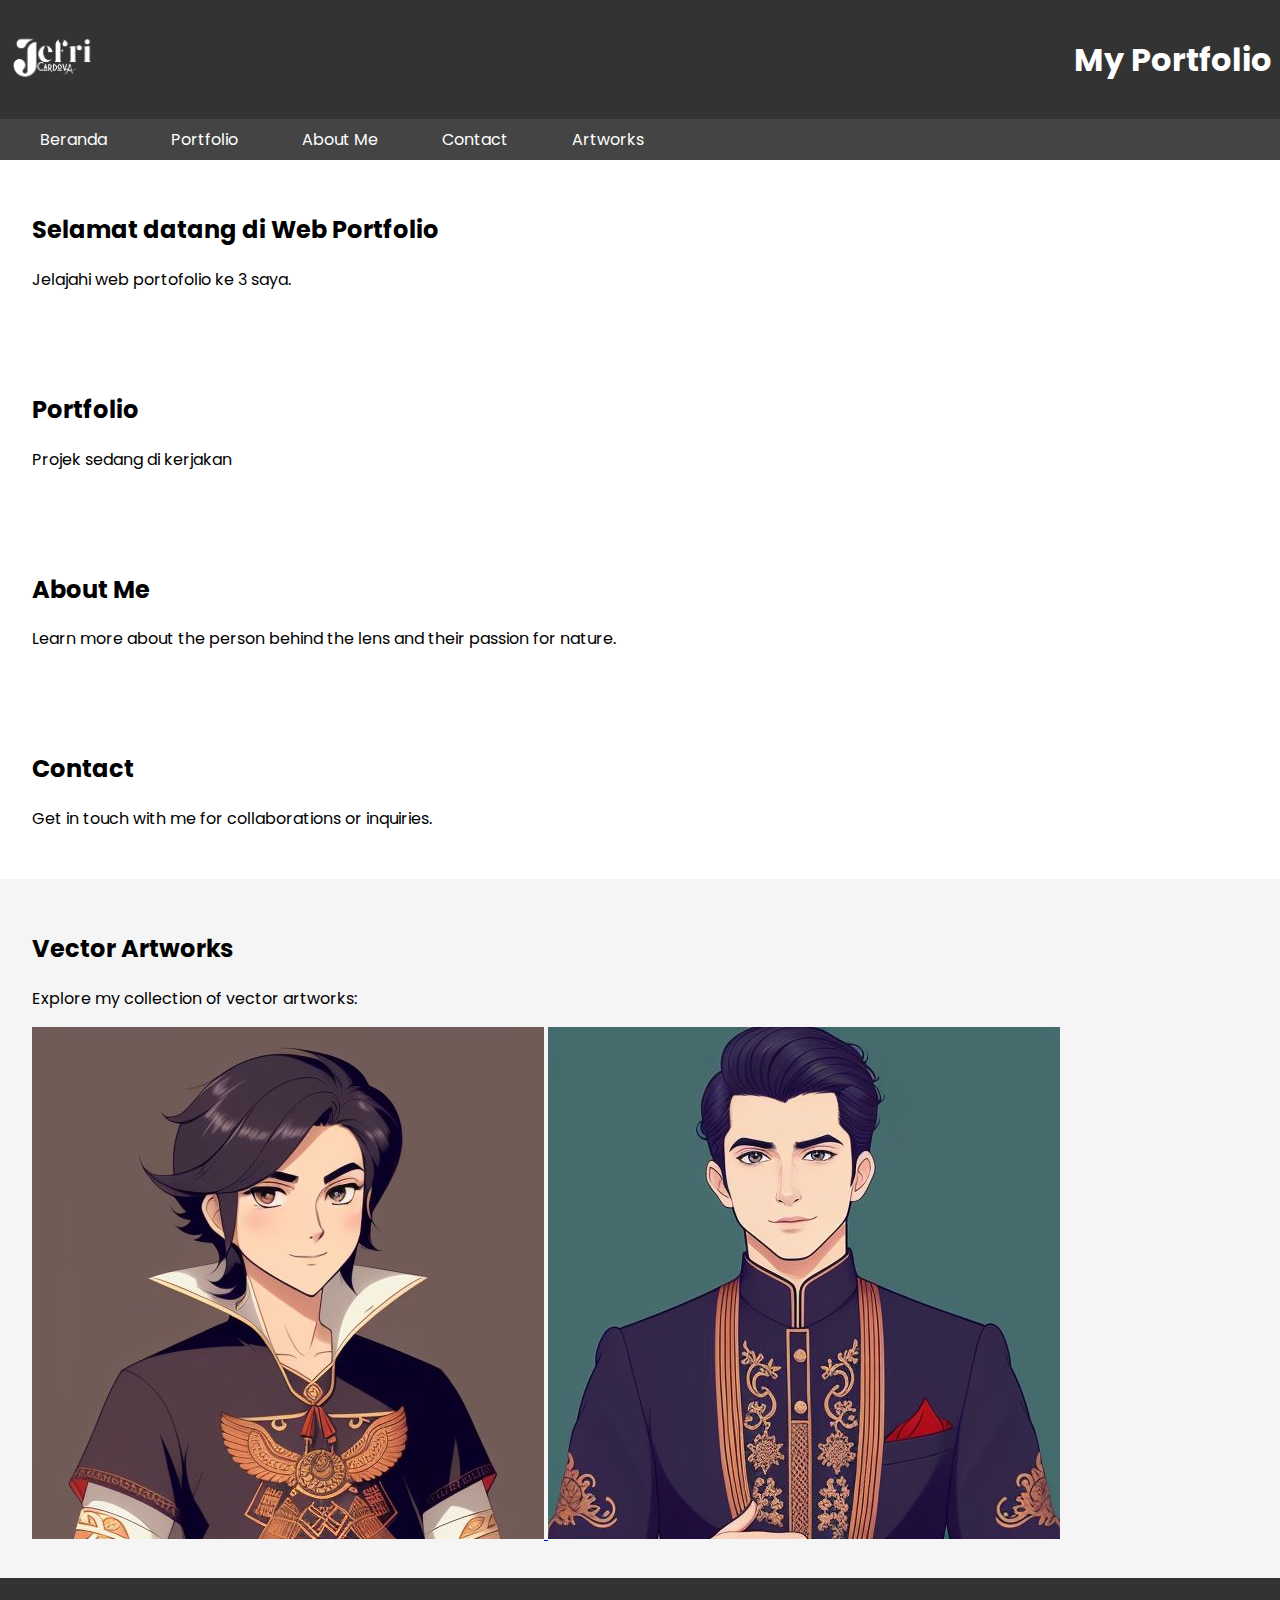
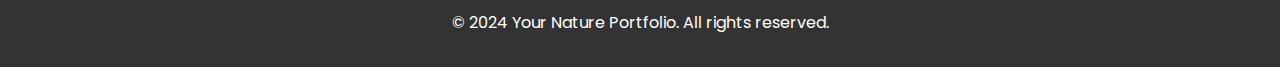
<file: coba coba/index.html>
<!DOCTYPE html>
<html lang="en">
<head>
    <meta charset="UTF-8">
    <meta name="viewport" content="width=device-width, initial-scale=1.0">
    <title>Your Nature Portfolio</title>
    <style>
      @import url('https://fonts.googleapis.com/css2?family=Poppins:ital,wght@0,600;1,500&display=swap');
    </style>
    <link rel="stylesheet" href="style.css">
</head>
<body>

  <header>
      <div class="logo">
          <img src="logo.png" alt="Your Logo">
      </div>
      <h1>My Portfolio</h1>
      <nav id="hamburger-nav">
        <div class="hamburger-menu">
          <div class="hamburger-icon" onclick="toggleMenu()">
            <span></span>
            <span></span>
            <span></span>
          </div>
          <div class="menu-links">
            <li><a href="#home" onclick="toggleMenu()">Beranda</a></li>
            <li><a href="#portofolio" onclick="toggleMenu()">Portfolio</a></li>
            <li><a href="#about" onclick="toggleMenu()">Tentang saya</a></li>
            <li><a href="#contact" onclick="toggleMenu()">Kontak</a></li>
            <li><a href="#artworks" onclick="toggleMenu()">ArtWorks</a></li>
          </div>
        </div>
      </nav>
  </header>

  <nav>
      <ul>
          <li><a href="#home">Beranda</a></li>
          <li><a href="#portfolio">Portfolio</a></li>
          <li><a href="#about">About Me</a></li>
          <li><a href="#contact">Contact</a></li>
          <li><a href="#artworks">Artworks</a></li>
      </ul>
  </nav>
 

  <section id="home">
      <h2>Selamat datang di Web Portfolio</h2>
      <p>Jelajahi web portofolio ke 3 saya.</p>
  </section>

  <section id="portfolio">
      <h2>Portfolio</h2>
      <p>Projek sedang di kerjakan</p>
      <!-- Add your project details, images, and descriptions here -->
  </section>

  <section id="about">
      <h2>About Me</h2>
      <p>Learn more about the person behind the lens and their passion for nature.</p>
      <!-- Add your personal details and background information here -->
  </section>

  <section id="contact">
      <h2>Contact</h2>
      <p>Get in touch with me for collaborations or inquiries.</p>
      <!-- Add a contact form or provide contact information here -->
  </section>

  <section id="artworks">
    <h2>Vector Artworks</h2>
    <p>Explore my collection of vector artworks:</p>
    <div class="artworks-gallery">
        <a href="path/to/artwork1.jpg" data-lightbox="artworks" data-title="Artwork 1">
            <img src="rty.jpeg" alt="Artwork 1">
        </a>
        <a href="path/to/artwork2.jpg" data-lightbox="artworks" data-title="Artwork 2">
            <img src="rt.jpeg" alt="Artwork 2">
        </a>
        <!-- Add more artwork links here -->
    </div>
</section>
  <footer>
      <p>&copy; 2024 Your Nature Portfolio. All rights reserved.</p>
  </footer>
  <script src="main.js"></script>

</body>
</html>
</file>
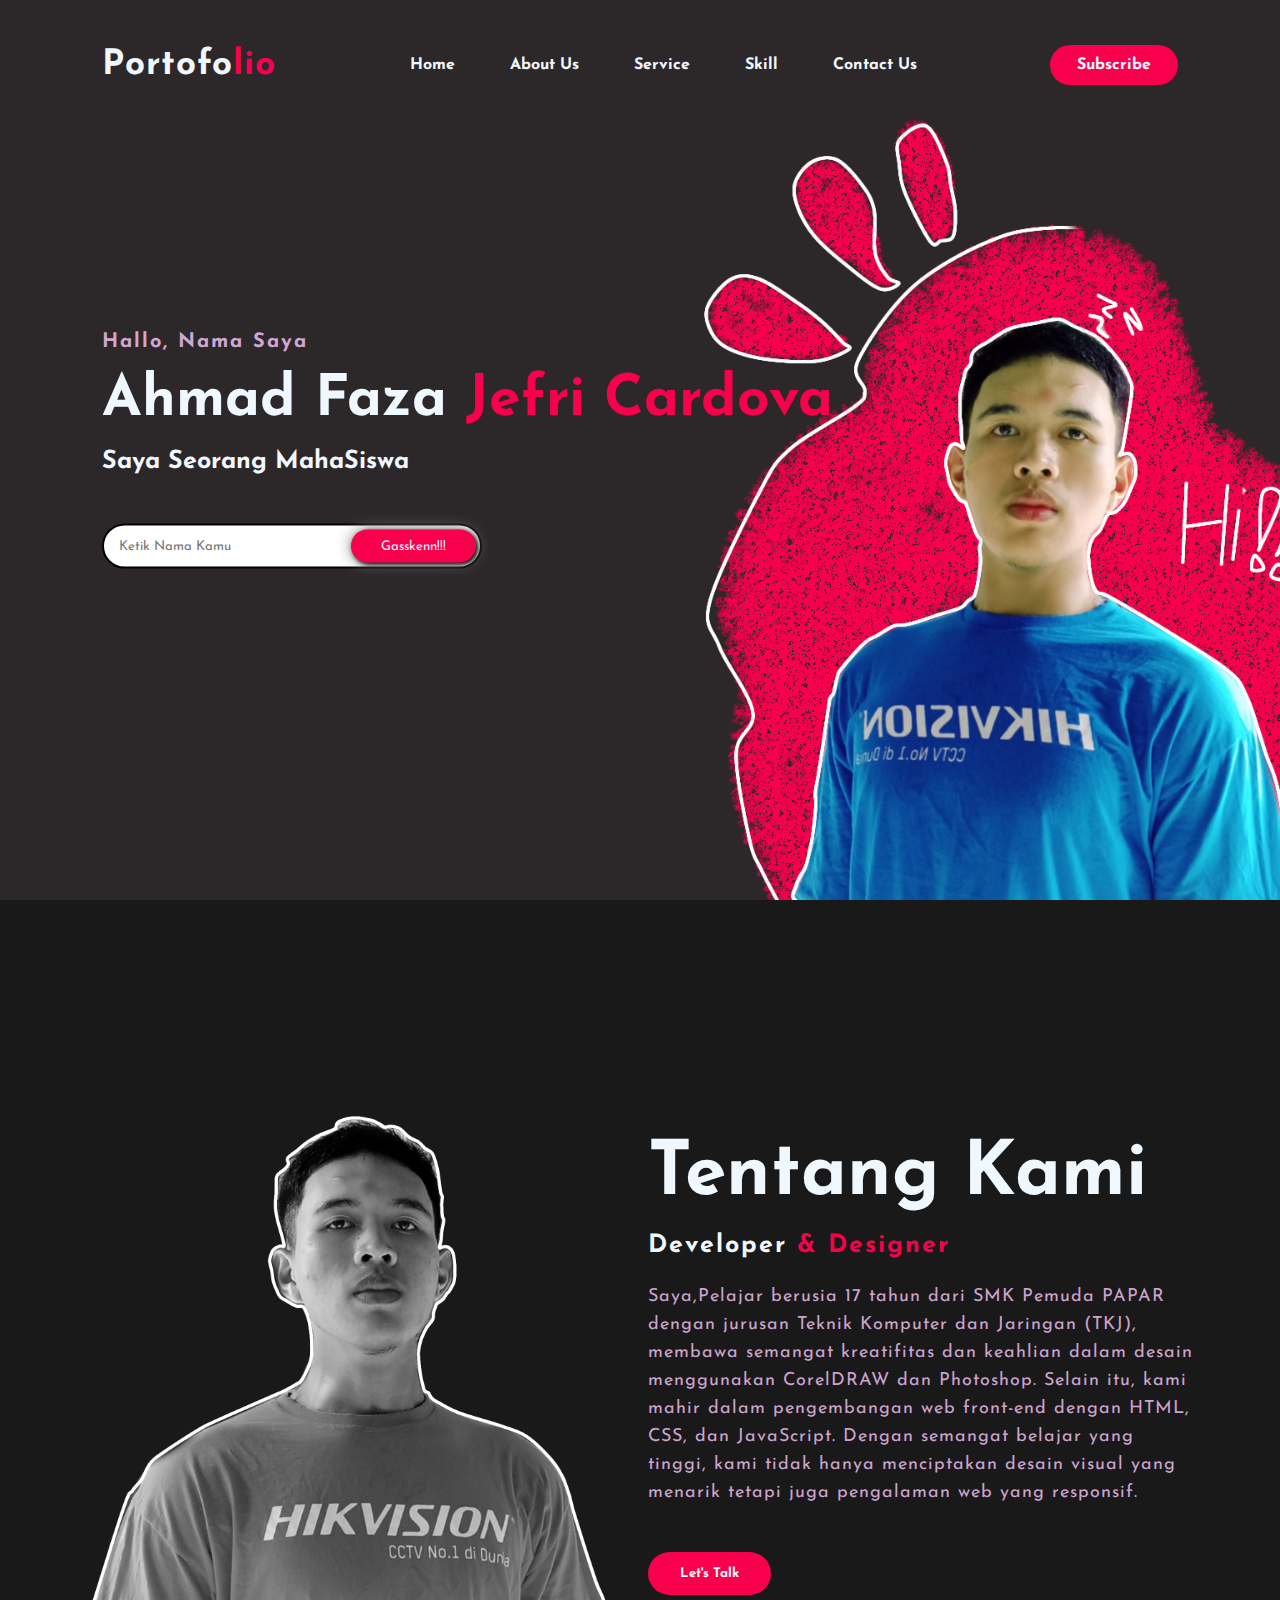
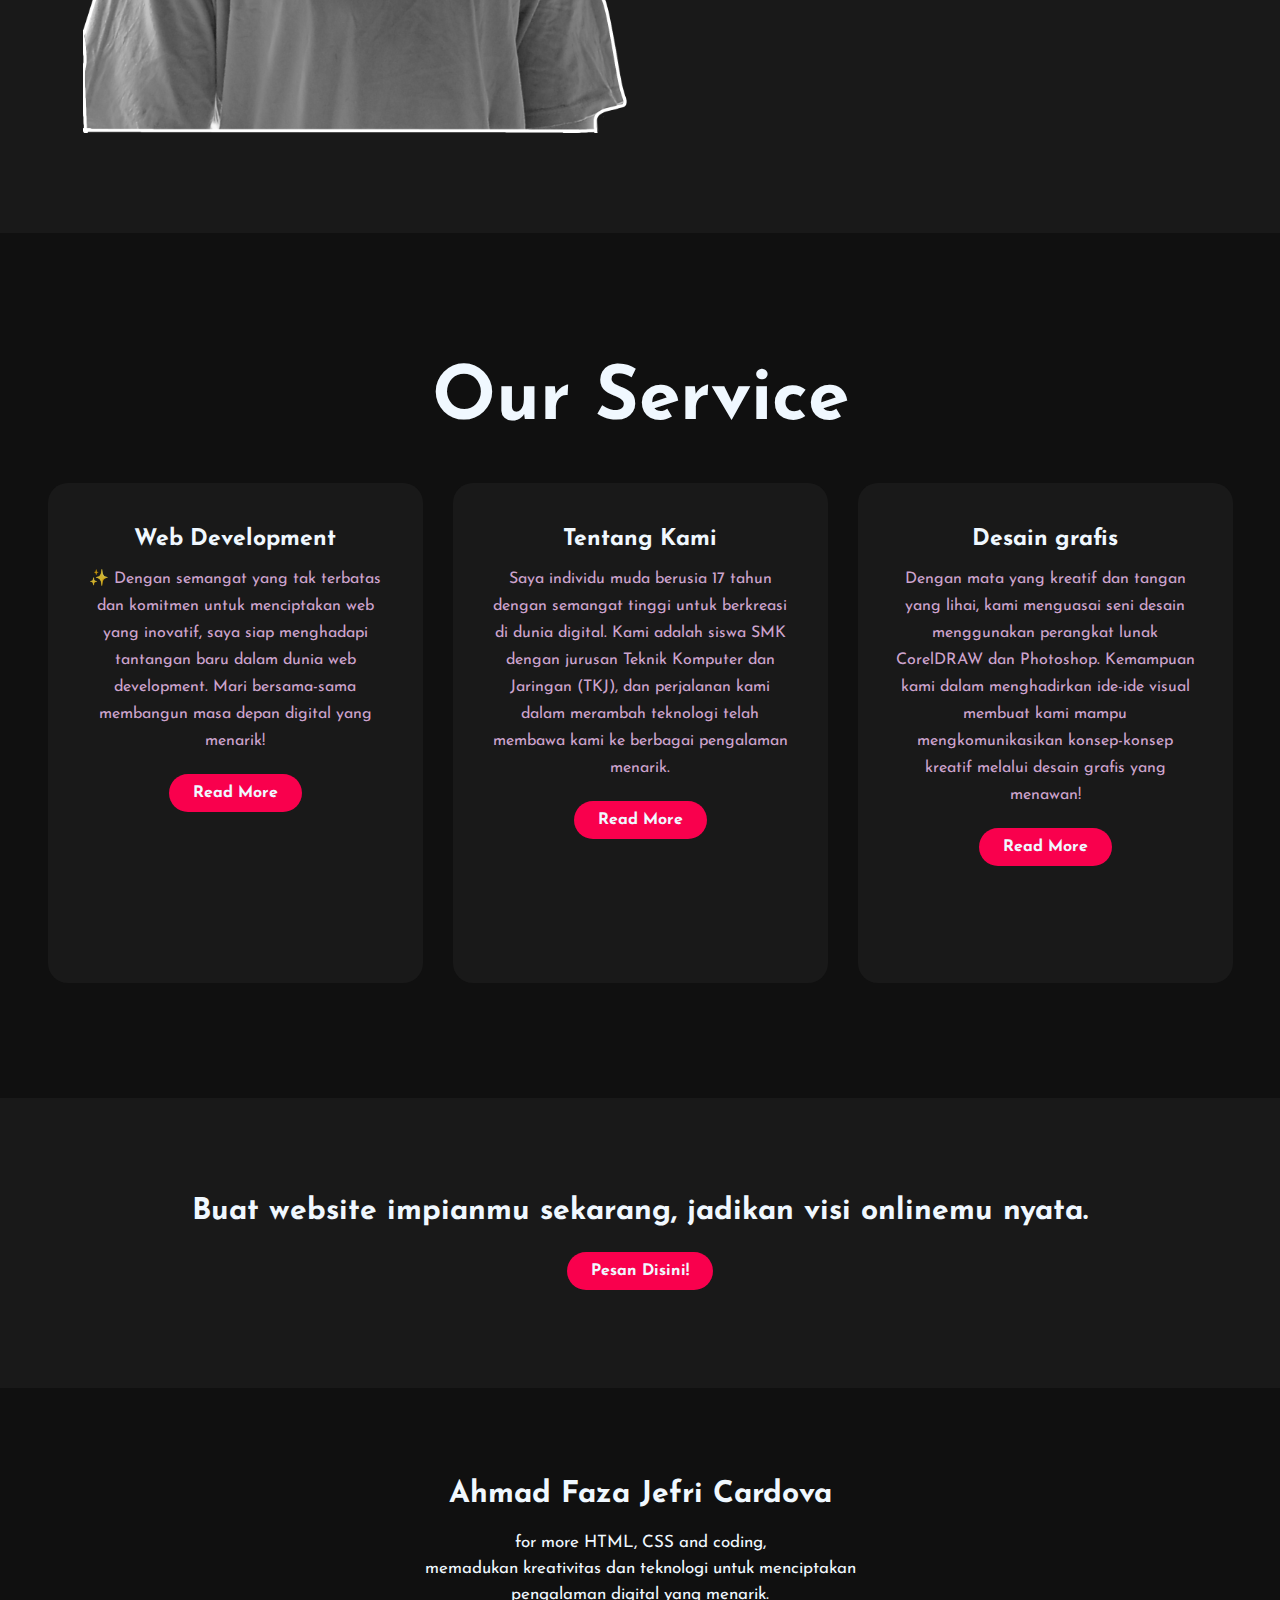
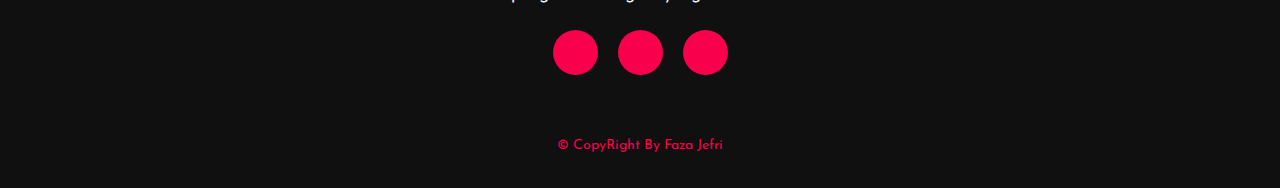
<file: fazauntung.github.io-main/index.html>
<!DOCTYPE html>
<html lang="en">
<head id="section5">
    <meta charset="UTF-8">
    <meta name="viewport" content="width=device-width, initial-scale=1.0">
    <title>Portofolio Website</title>
    <link rel="icon" type="image/x-icon" href="Tak berjudul18_20231126220305.png">
    <link rel="stylesheet" href="style.css">
    <link rel="preconnect" href="https://fonts.googleapis.com">
    <link rel="preconnect" href="https://fonts.gstatic.com" crossorigin>
    <link href="https://fonts.googleapis.com/css2?family=Josefin+Sans:ital,wght@1,700&family=Ubuntu:wght@500&display=swap" rel="stylesheet">
    <link rel="stylesheet" href="https://cdnjs.cloudflare.com/ajax/libs/font-awesome/6.4.2/css/all.min.css" 
    integrity="sha512-z3gLpd7yknf1YoNbCzqRKc4qyor8gaKU1qmn+CShxbuBusANI9QpRohGBreCFkKxLhei6S9CQXFEbbKuqLg0DA=="
    crossorigin="anonymous" referrerpolicy="no-referrer" />
</head>
<body>
    <div class="hero">
        <nav>
            <h2 class="logo">Portofo<span>lio</span></h2>
            <ul>
                <li><a href="#section5" target="_self">Home</a></li>
                <li><a href="#section4" target="_self">About Us</a></li>
                <li><a href="#section3" target="_self">Service</a></li>
                <li><a href="#section2" target="_self">Skill</a></li>
                <li><a href="#section1" target="_self">Contact Us</a></li>
            </ul>
            <a href="https://www.youtube.com/channel/UCXaFwGg-Or3Ve_EDnkHc8og" class="btn" target="_blank">Subscribe</a>
        </nav>
        <div class="content">
            <h4>Hallo, Nama Saya </h4>
            <h1>Ahmad Faza <span>Jefri Cardova</span></h1>
            <h3>Saya Seorang MahaSiswa</h3>
            <div class="newslatter">
                <form>
                    <input type="email" name="email" id="mail" placeholder="Ketik Nama Kamu">
                    <input type="submit" name="submit" value="Gasskenn!!!">
                </form>
            </div>
        </div>
    </div>
    <!--secsition start-->
    <section class="about" id="section4">
        <div class="main">
            <img src="fz.png">
            <div class="about-text">
                <h2>Tentang Kami</h2>
                <h5>Developer<span> & Designer</span></h5>
                <p>Saya,Pelajar berusia 17 tahun dari SMK Pemuda PAPAR dengan jurusan Teknik Komputer dan Jaringan (TKJ), membawa semangat kreatifitas dan keahlian dalam desain menggunakan CorelDRAW dan Photoshop. Selain itu, kami mahir dalam pengembangan web front-end dengan HTML, CSS, dan JavaScript. Dengan semangat belajar yang tinggi, kami tidak hanya menciptakan desain visual yang menarik tetapi juga pengalaman web yang responsif.
                </p>
                <button type="button">Let's Talk</button>
            </div>
        </div>
    </section>
    <!--service-->
    <div class="service" id="section3">
        <div class="title">
            <h2>Our Service</h2>
        </div>

        <div class="box">
            <div class="card">
                <i class="fa-solid fa-bars"></i>
                <h5>Web Development</h5>
                <div class="pra">
                    <p>✨ Dengan semangat yang tak terbatas dan komitmen untuk menciptakan web yang inovatif, saya siap menghadapi tantangan baru dalam dunia web development. Mari bersama-sama membangun masa depan digital yang menarik!</p>
                    <p style="text-align: center;">
                        <a class="button" href="#">Read More</a>
                    </p>
                </div>
            </div>

            <div class="card">
                <i class="fa-regular fa-user"></i>
                <h5>Tentang Kami</h5>
                <div class="pra">
                    <p>Saya individu muda berusia 17 tahun dengan semangat tinggi untuk berkreasi di dunia digital. Kami adalah siswa SMK dengan jurusan Teknik Komputer dan Jaringan (TKJ), dan perjalanan kami dalam merambah teknologi telah membawa kami ke berbagai pengalaman menarik.</p>
                    <p style="text-align: center;">
                        <a class="button" href="#">Read More</a>
                    </p>
                </div>
            </div>

            <div class="card">
                <i class="fa-regular fa-bell"></i>
                <h5>Desain grafis</h5>
                <div class="pra">
                    <p>Dengan mata yang kreatif dan tangan yang lihai, kami menguasai seni desain menggunakan perangkat lunak CorelDRAW dan Photoshop. Kemampuan kami dalam menghadirkan ide-ide visual membuat kami mampu mengkomunikasikan konsep-konsep kreatif melalui desain grafis yang menawan!</p>
                    <p style="text-align: center;">
                        <a class="button" href="#">Read More</a>
                    </p>
                </div>
            </div>
        </div>
    </div>

    <!---Contact Me-->
    <div class="contact-me" id="section2">
        <p>Buat website impianmu sekarang, jadikan visi onlinemu nyata.</p>
        <a class="button-two" href="https://wa.me/087766630907">Pesan Disini!</a>
    </div>
    <!--footer-->
    <footer>
        <p>Ahmad Faza Jefri Cardova</p>
        <p>for more HTML, CSS and coding,<br> memadukan kreativitas dan teknologi untuk menciptakan pengalaman digital yang menarik. </p>
    <div id="section1">
        <div class="social">
            <a href="https://www.facebook.com/jefri.cardova.5/about/" target="_blank"><i class="fa-brands fa-facebook"></i></a>
            <a href="https://www.instagram.com/jefri.cardova/" target="_blank"><i class="fa-brands fa-instagram"></i></a>
            <a href=" https://wa.me/087766630907" target="_blank"><i class="fa-brands fa-whatsapp"></i></a>
        </div>
    </div>
        <p class="end">&copy; CopyRight By Faza Jefri</p>
    </footer>
</body>
</html>
</file>
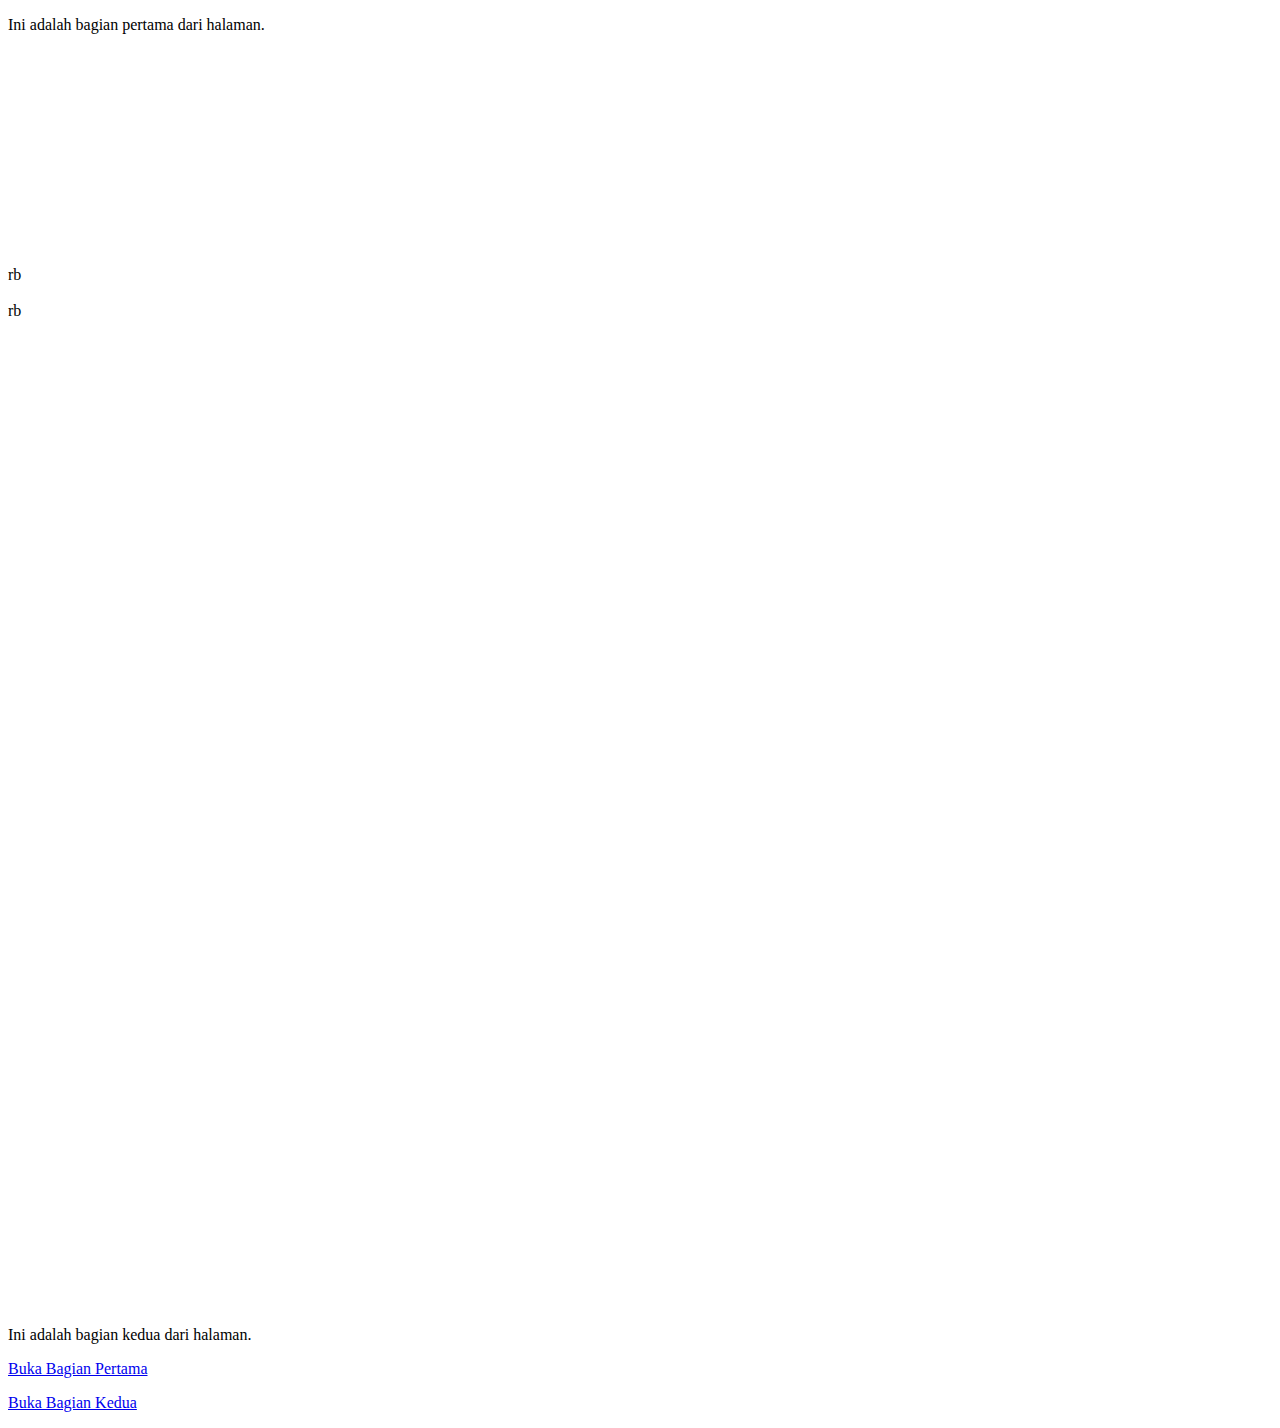
<file: cv1.html>
<!DOCTYPE html>
<html lang="en">
<head>
    <meta charset="UTF-8">
    <meta name="viewport" content="width=device-width, initial-scale=1.0">
    <title>Hyperlink Self Target with ID</title>
</head>
<body>

    <div id="section1">
        <p>Ini adalah bagian pertama dari halaman.</p>
    </div>
<br><br><br><br><br><br><br><br><register-buttonrbr><br><br><register-buttonrb><br><br>rb
<br><br>rb
<br><br><br><br><br><br><br><br><br><br><br><br><br><br><br><br><br><br><br><br><br><br><br><br><br><br><br><br><br><br><br><br><br><br><br><br><br><br><br><br><br><br><br><br><br><br><br><br><br><br><br><br><br><br><br><br>
</register-buttonrb></register-buttonrbr>
    <div id="section2">
        <p>Ini adalah bagian kedua dari halaman.</p>
    </div>

    <p><a href="#section1" target="_self">Buka Bagian Pertama</a></p>
    <p><a href="#section2" target="_self">Buka Bagian Kedua</a></p>

</body>
</html>
</file>
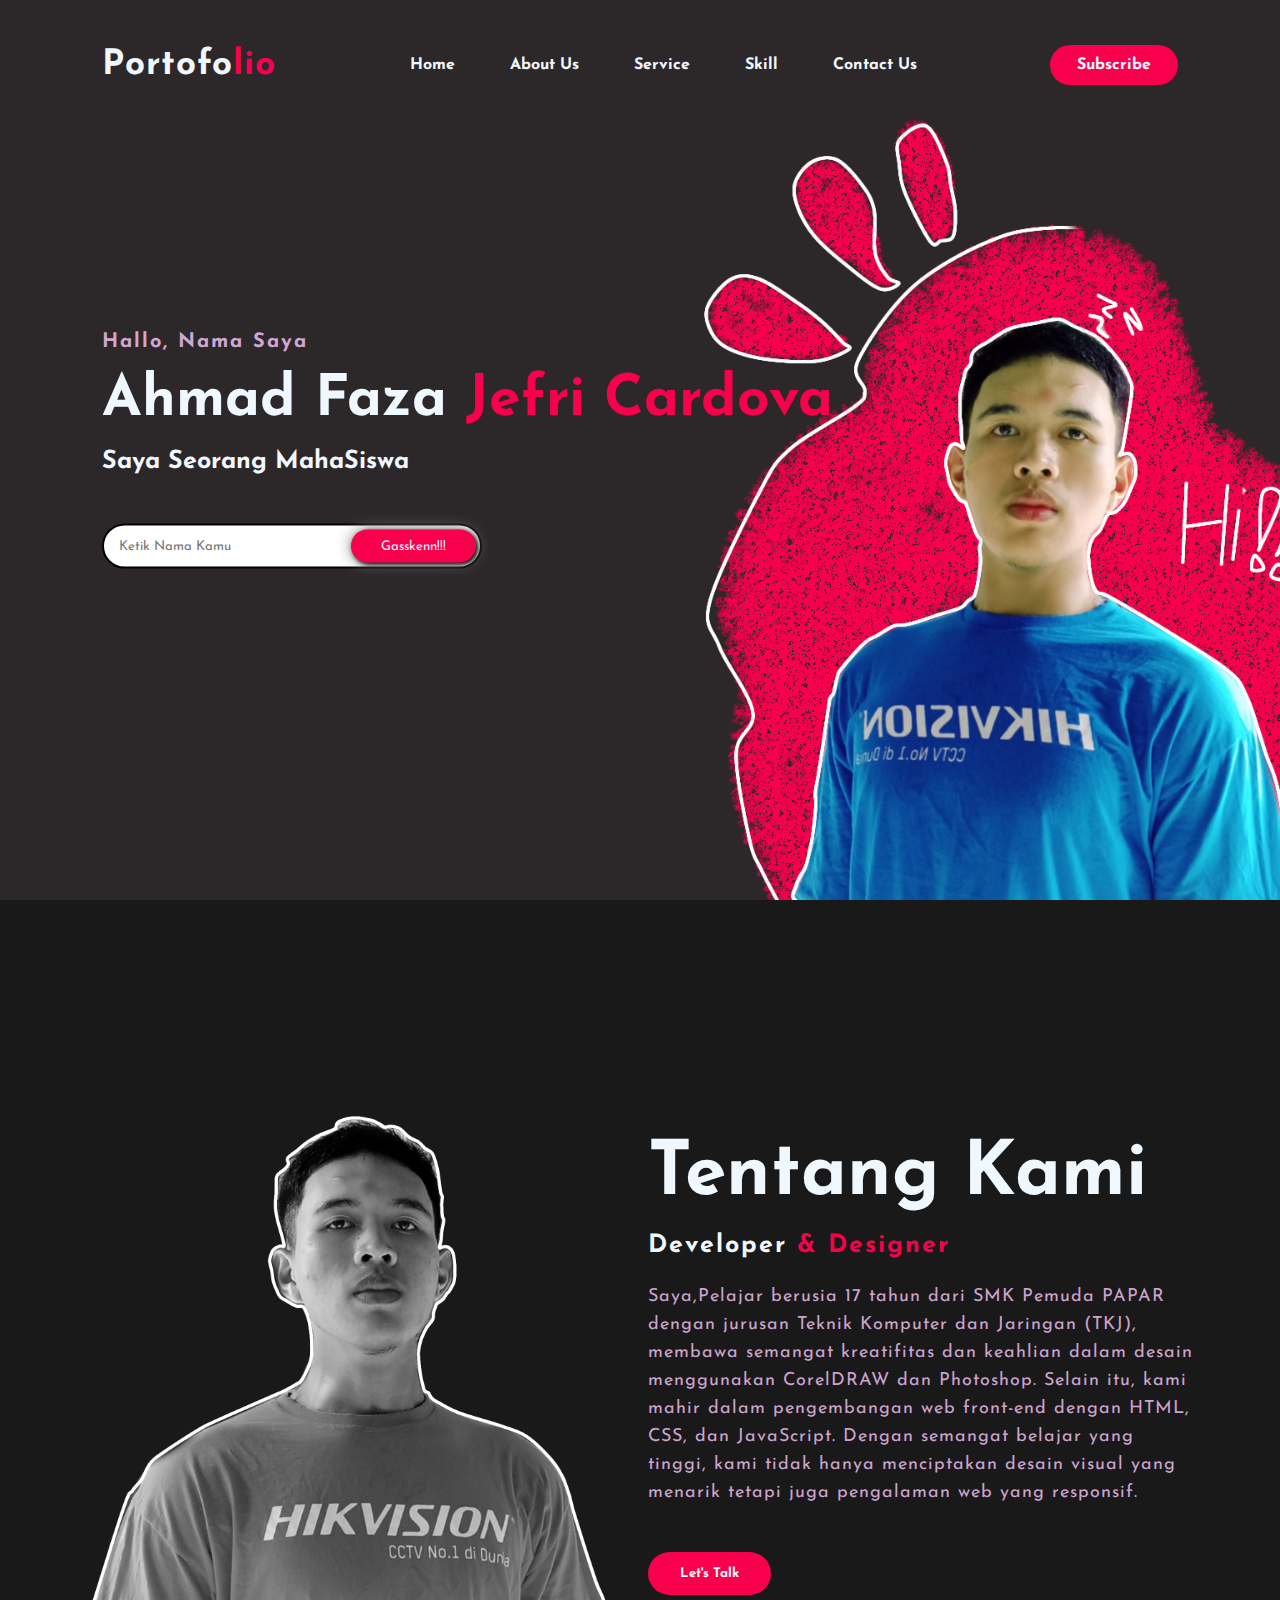
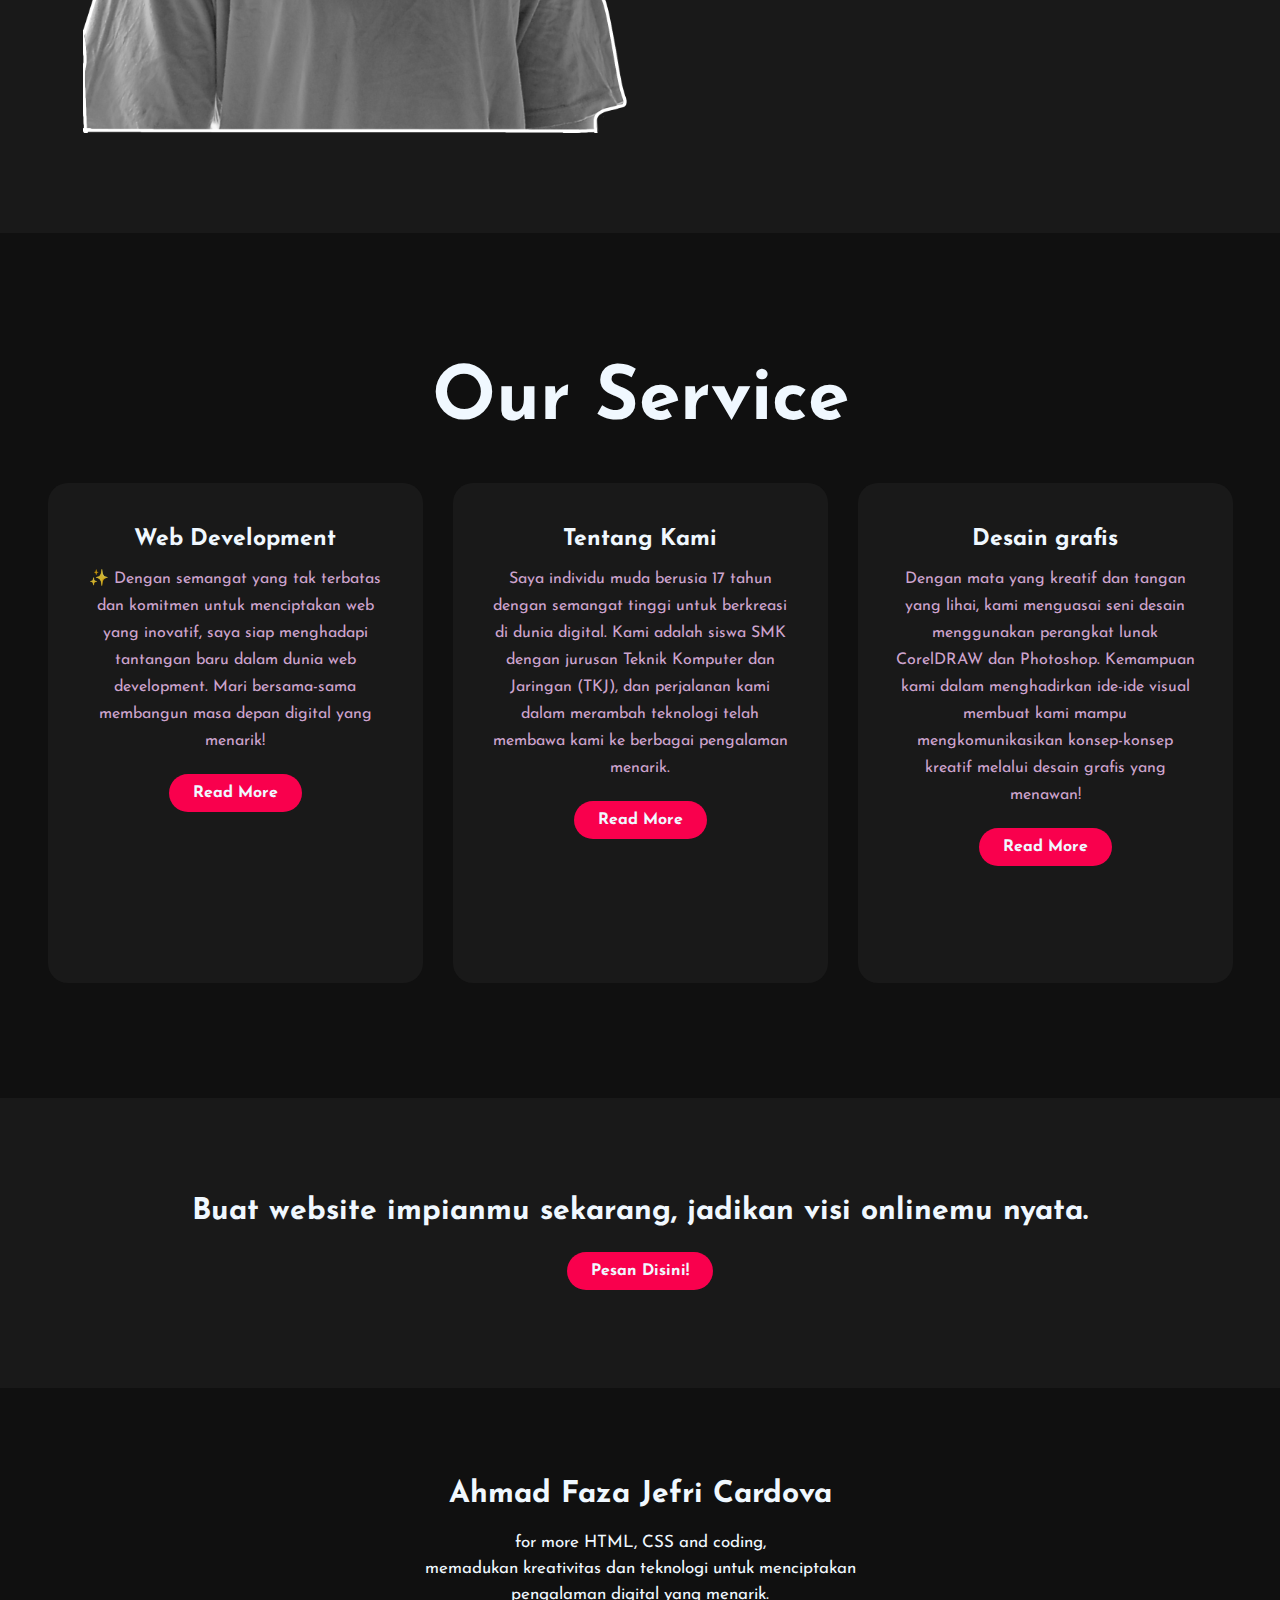
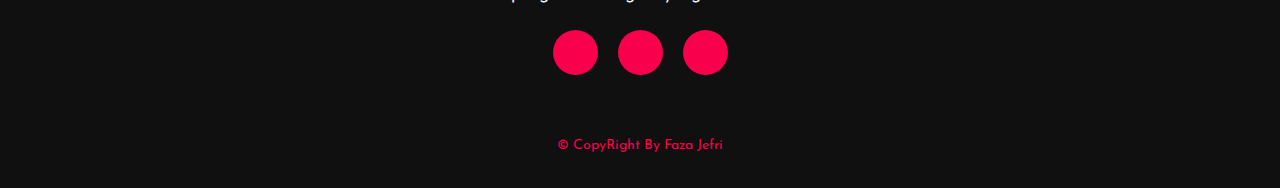
<file: FILE/CV.html>
<!DOCTYPE html>
<html lang="en">
<head id="section5">
    <meta charset="UTF-8">
    <meta name="viewport" content="width=device-width, initial-scale=1.0">
    <title>Portofolio Website</title>
    <link rel="icon" type="image/x-icon" href="Tak berjudul18_20231126220305.png">
    <link rel="stylesheet" href="style.css">
    <link rel="preconnect" href="https://fonts.googleapis.com">
    <link rel="preconnect" href="https://fonts.gstatic.com" crossorigin>
    <link href="https://fonts.googleapis.com/css2?family=Josefin+Sans:ital,wght@1,700&family=Ubuntu:wght@500&display=swap" rel="stylesheet">
    <link rel="stylesheet" href="https://cdnjs.cloudflare.com/ajax/libs/font-awesome/6.4.2/css/all.min.css" 
    integrity="sha512-z3gLpd7yknf1YoNbCzqRKc4qyor8gaKU1qmn+CShxbuBusANI9QpRohGBreCFkKxLhei6S9CQXFEbbKuqLg0DA=="
    crossorigin="anonymous" referrerpolicy="no-referrer" />
</head>
<body>
    <div class="hero">
        <nav>
            <h2 class="logo">Portofo<span>lio</span></h2>
            <ul>
                <li><a href="#section5" target="_self">Home</a></li>
                <li><a href="#section4" target="_self">About Us</a></li>
                <li><a href="#section3" target="_self">Service</a></li>
                <li><a href="#section2" target="_self">Skill</a></li>
                <li><a href="#section1" target="_self">Contact Us</a></li>
            </ul>
            <a href="https://www.youtube.com/channel/UCXaFwGg-Or3Ve_EDnkHc8og" class="btn" target="_blank">Subscribe</a>
        </nav>
        <div class="content">
            <h4>Hallo, Nama Saya </h4>
            <h1>Ahmad Faza <span>Jefri Cardova</span></h1>
            <h3>Saya Seorang MahaSiswa</h3>
            <div class="newslatter">
                <form>
                    <input type="email" name="email" id="mail" placeholder="Ketik Nama Kamu">
                    <input type="submit" name="submit" value="Gasskenn!!!">
                </form>
            </div>
        </div>
    </div>
    <!--secsition start-->
    <section class="about" id="section4">
        <div class="main">
            <img src="fz.png">
            <div class="about-text">
                <h2>Tentang Kami</h2>
                <h5>Developer<span> & Designer</span></h5>
                <p>Saya,Pelajar berusia 17 tahun dari SMK Pemuda PAPAR dengan jurusan Teknik Komputer dan Jaringan (TKJ), membawa semangat kreatifitas dan keahlian dalam desain menggunakan CorelDRAW dan Photoshop. Selain itu, kami mahir dalam pengembangan web front-end dengan HTML, CSS, dan JavaScript. Dengan semangat belajar yang tinggi, kami tidak hanya menciptakan desain visual yang menarik tetapi juga pengalaman web yang responsif.
                </p>
                <button type="button">Let's Talk</button>
            </div>
        </div>
    </section>
    <!--service-->
    <div class="service" id="section3">
        <div class="title">
            <h2>Our Service</h2>
        </div>

        <div class="box">
            <div class="card">
                <i class="fa-solid fa-bars"></i>
                <h5>Web Development</h5>
                <div class="pra">
                    <p>✨ Dengan semangat yang tak terbatas dan komitmen untuk menciptakan web yang inovatif, saya siap menghadapi tantangan baru dalam dunia web development. Mari bersama-sama membangun masa depan digital yang menarik!</p>
                    <p style="text-align: center;">
                        <a class="button" href="#">Read More</a>
                    </p>
                </div>
            </div>

            <div class="card">
                <i class="fa-regular fa-user"></i>
                <h5>Tentang Kami</h5>
                <div class="pra">
                    <p>Saya individu muda berusia 17 tahun dengan semangat tinggi untuk berkreasi di dunia digital. Kami adalah siswa SMK dengan jurusan Teknik Komputer dan Jaringan (TKJ), dan perjalanan kami dalam merambah teknologi telah membawa kami ke berbagai pengalaman menarik.</p>
                    <p style="text-align: center;">
                        <a class="button" href="#">Read More</a>
                    </p>
                </div>
            </div>

            <div class="card">
                <i class="fa-regular fa-bell"></i>
                <h5>Desain grafis</h5>
                <div class="pra">
                    <p>Dengan mata yang kreatif dan tangan yang lihai, kami menguasai seni desain menggunakan perangkat lunak CorelDRAW dan Photoshop. Kemampuan kami dalam menghadirkan ide-ide visual membuat kami mampu mengkomunikasikan konsep-konsep kreatif melalui desain grafis yang menawan!</p>
                    <p style="text-align: center;">
                        <a class="button" href="#">Read More</a>
                    </p>
                </div>
            </div>
        </div>
    </div>

    <!---Contact Me-->
    <div class="contact-me" id="section2">
        <p>Buat website impianmu sekarang, jadikan visi onlinemu nyata.</p>
        <a class="button-two" href="https://wa.me/1234567890">Pesan Disini!</a>
    </div>
    <!--footer-->
    <footer>
        <p>Ahmad Faza Jefri Cardova</p>
        <p>for more HTML, CSS and coding,<br> memadukan kreativitas dan teknologi untuk menciptakan pengalaman digital yang menarik. </p>
    <div id="section1">
        <div class="social">
            <a href="https://www.facebook.com/jefri.cardova.5/about/" target="_blank"><i class="fa-brands fa-facebook"></i></a>
            <a href="https://www.instagram.com/jefri.cardova/" target="_blank"><i class="fa-brands fa-instagram"></i></a>
            <a href=" https://wa.me/1234567890" target="_blank"><i class="fa-brands fa-whatsapp"></i></a>
        </div>
    </div>
        <p class="end">&copy; CopyRight By Faza Jefri</p>
    </footer>
</body>
</html>
</file>
<file: style.css>
/* GENERAL */

@import url("https://fonts.googleapis.com/css2?family=Poppins:wght@300;400;500;600&display=swap");

* {
  margin: 0;
  padding: 0;
}

body {
  font-family: "Poppins", sans-serif;
}

html {
  scroll-behavior: smooth;
}

p {
  color: rgb(85, 85, 85);
}

/* TRANSITIONS */

a,
.btn {
  transition: all 300ms ease;
}

/* DESKTOP NAV */

nav,
.nav-links {
  display: flex;
}

nav {
  justify-content: space-around;
  align-items: center;
  height: 17vh;
}

.nav-links {
  gap: 2rem;
  list-style: none;
  font-size: 1.5rem;
}

a {
  color: black;
  text-decoration: none;
  text-decoration-color: white;
}

a:hover {
  color: grey;
  text-decoration: underline;
  text-underline-offset: 1rem;
  text-decoration-color: rgb(181, 181, 181);
}

.logo {
  font-size: 2rem;
}

.logo:hover {
  cursor: default;
}

/* HAMBURGER MENU */

#hamburger-nav {
  display: none;
}

.hamburger-menu {
  position: relative;
  display: inline-block;
}

.hamburger-icon {
  display: flex;
  flex-direction: column;
  justify-content: space-between;
  height: 24px;
  width: 30px;
  cursor: pointer;
}

.hamburger-icon span {
  width: 100%;
  height: 2px;
  background-color: black;
  transition: all 0.3s ease-in-out;
}

.menu-links {
  position: absolute;
  top: 100%;
  right: 0%;
  background-color: white;
  width: fit-content;
  max-height: 0;
  overflow: hidden;
  transition: all 0.3s ease-in-out;
}

.menu-links a {
  display: block;
  padding: 10px;
  text-align: center;
  font-size: 1.5rem;
  color: black;
  text-decoration: none;
  transition: all 0.3s ease-in-out;
}

.menu-links li {
  list-style: none;
}

.menu-links.open {
  max-height: 300px;
}

.hamburger-icon.open span:first-child {
  transform: rotate(45deg) translate(10px, 5px);
}

.hamburger-icon.open span:nth-child(2) {
  opacity: 0;
}

.hamburger-icon.open span:last-child {
  transform: rotate(-45deg) translate(10px, -5px);
}

.hamburger-icon span:first-child {
  transform: none;
}

.hamburger-icon span:nth-child(2) {
  opacity: 1;
}

.hamburger-icon span:last-child {
  transform: none;
}

/* SECTIONS */

section {
  padding-top: 4vh;
  height: 96vh;
  margin: 0 10rem;
  box-sizing: border-box;
  min-height: fit-content;
}

.section-container {
  display: flex;
}

/* PROFILE SECTION */

#profile {
  display: flex;
  justify-content: center;
  gap: 5rem;
  height: 80vh;
}

.section__pic-container {
  display: flex;
  height: 400px;
  width: 400px;
  margin: auto 0;
}

.section__text {
  align-self: center;
  text-align: center;
}

.section__text p {
  font-weight: 600;
}

.section__text__p1 {
  text-align: center;
}

.section__text__p2 {
  font-size: 1.75rem;
  margin-bottom: 1rem;
}

.title {
  font-size: 3rem;
  text-align: center;
}

#socials-container {
  display: flex;
  justify-content: center;
  margin-top: 1rem;
  gap: 1rem;
}

/* BUTTONS */

.btn-container {
  display: flex;
  justify-content: center;
  gap: 1rem;
}

.btn {
  font-weight: 600;
  transition: all 300ms ease;
  padding: 1rem;
  width: 8rem;
  border-radius: 2rem;
}

.btn-color-1,
.btn-color-2 {
  border: rgb(53, 53, 53) 0.1rem solid;
}

.btn-color-1:hover,
.btn-color-2:hover {
  cursor: pointer;
}

.btn-color-1,
.btn-color-2:hover {
  background: rgb(53, 53, 53);
  color: white;
}

.btn-color-1:hover {
  background: rgb(0, 0, 0);
}

.btn-color-2 {
  background: none;
}

.btn-color-2:hover {
  border: rgb(255, 255, 255) 0.1rem solid;
}

.btn-container {
  gap: 1rem;
}

/* ICONS */

.icon {
  cursor: pointer;
  height: 2rem;
}

/* ABOUT SECTION */

#about {
  position: relative;
}

.about-containers {
  gap: 2rem;
}

.about-details-container {
  justify-content: center;
  flex-direction: column;
}

.about-containers,
.about-details-container {
  display: flex;
}

.about-containers {
  margin-bottom: 2rem;
}

.about-containers {
  margin-top: 2rem;
}

.about-pic {
  border-radius: 2rem;
}

.arrow {
  position: absolute;
  right: -5rem;
  bottom: 2.5rem;
}

.details-container {
  padding: 1.5rem;
  flex: 1;
  background: white;
  border-radius: 2rem;
  border: rgb(53, 53, 53) 0.1rem solid;
  border-color: rgb(163, 163, 163);
  text-align: center;
}

.section-container {
  gap: 4rem;
  height: 80%;
}

.section__pic-container {
  height: 400px;
  width: 400px;
  margin: auto 0;
}

/* EXPERIENCE SECTION */

#experience {
  position: relative;
}

.experience-sub-title {
  color: rgb(85, 85, 85);
  font-weight: 600;
  font-size: 1.75rem;
  margin-bottom: 2rem;
}

.experience-details-container {
  display: flex;
  justify-content: center;
  flex-direction: column;
}

.article-container {
  display: flex;
  text-align: initial;
  flex-wrap: wrap;
  flex-direction: row;
  gap: 2.5rem;
  justify-content: space-around;
}

article {
  display: flex;
  width: 10rem;
  justify-content: space-around;
  gap: 0.5rem;
}

article .icon {
  cursor: default;
}

/* PROJECTS SECTION */

#projects {
  position: relative;
}

.color-container {
  border-color: rgb(163, 163, 163);
  background: rgb(250, 250, 250);
}

.project-img {
  border-radius: 2rem;
  width: 90%;
  height: 90%;
}

.project-title {
  margin: 1rem;
  color: black;
}

.project-btn {
  color: black;
  border-color: rgb(163, 163, 163);
}

/* CONTACT SECTION */

#contact {
  display: flex;
  justify-content: center;
  flex-direction: column;
  height: 70vh;
}

.contact-info-upper-container {
  display: flex;
  justify-content: center;
  border-radius: 2rem;
  border: rgb(53, 53, 53) 0.1rem solid;
  border-color: rgb(163, 163, 163);
  background: rgb(250, 250, 250);
  margin: 2rem auto;
  padding: 0.5rem;
}

.contact-info-container {
  display: flex;
  align-items: center;
  justify-content: center;
  gap: 0.5rem;
  margin: 1rem;
}

.contact-info-container p {
  font-size: larger;
}

.contact-icon {
  cursor: default;
}
.contact-ico{
  cursor: default;
  height: 4.2rem;
}
.email-icon{
  height: 2.5rem;
}
.social{
  display: flex;
}
.social li a{
  width: 45px;
  height: 45px;
  display: flex;
  align-items: center;
  justify-content: center;
  background: #f9004d;
  border-radius: 50%;
  margin: 22px 10px;
  color: aliceblue;
  text-decoration: none;
  font-size: 20px;
}
.social li a:hover{
  transform: scale(1.3);
  transition: .3s;
}
/* FOOTER SECTION */

footer {
  height: 26vh;
  margin: 0 1rem;
}

footer p {
  text-align: center;
}
</file>
<file: mediaqueries.css>
@media screen and (max-width: 1400px) {
    #profile {
      height: 83vh;
      margin-bottom: 6rem;
    }
    .about-containers {
      flex-wrap: wrap;
    }
  }
  
  @media screen and (max-width: 1200px) {
    #desktop-nav {
      display: none;
    }
    #experience,
    .experience-details-container {
      margin-top: 2rem;
    }
    #hamburger-nav {
      display: flex;
    }
    #profile,
    .section-container {
      display: block;
    }
    .arrow {
      display: none;
    }
    section,
    .section-container {
      height: fit-content;
    }
    section {
      margin: 0 5%;
    }
    .section__pic-container {
      width: 275px;
      height: 275px;
      margin: 0 auto 2rem;
    }
    .about-containers {
      margin-top: 0;
    }
  }
  
  @media screen and (max-width: 600px) {
    #contact,
    footer {
      height: 40vh;
    }
    #profile {
      height: 83vh;
      margin-bottom: 0;
    }
    article {
      font-size: 1rem;
    }
    footer nav {
      height: fit-content;
      margin-bottom: 2rem;
    }
    .about-containers,
    .contact-info-upper-container,
    .btn-container {
      flex-wrap: wrap;
    }
    .contact-info-container {
      margin: 0;
    }
    .contact-info-container p,
    .nav-links li a {
      font-size: 1rem;
    }
    .experience-sub-title {
      font-size: 1.25rem;
    }
    .logo {
      font-size: 1.5rem;
    }
    .nav-links {
      flex-direction: column;
      gap: 0.5rem;
      text-align: center;
    }
    .section__pic-container {
      width: auto;
      height: 46vw;
      justify-content: center;
    }
    .section__text__p2 {
      font-size: 1.25rem;
    }
    .title {
      font-size: 2rem;
    }
    .text-container {
      text-align: justify;
    }
  }
</file>
<file: coba coba/style.css>
body {
    font-family: 'Poppins', sans-serif;
      margin: 0;
      padding: 0;
      box-sizing: border-box;
  }
  
  /* ... (previous styles) */
  
  header {
      background-color: #333;
      color: #fff;
      padding: 0.5em;
      display: flex;
      align-items: center;
      justify-content: space-between;
  }
  
  .logo img {
      padding: 0;
      height: 6em;
      margin: 0%;
  }
  
  #hamburger-nav{
    display: none;
  }
  .hamburger-menu {
    position: relative;
    display: inline-block;
  }
  
  .hamburger-icon {
    display: flex;
    flex-direction: column;
    justify-content: space-between;
    height: 24px;
    width: 30px;
    cursor: pointer;
  }
  
  .hamburger-icon span {
    width: 100%;
    height: 2px;
    background-color: black;
    transition: all 0.3s ease-in-out;
  }
  
  .menu-links {
    position: absolute;
    top: 100%;
    right: 0%;
    background-color: white;
    width: fit-content;
    max-height: 0;
    overflow: hidden;
    transition: all 0.3s ease-in-out;
  }
  
  .menu-links a {
    display: block;
    padding: 10px;
    text-align: center;
    font-size: 1.5rem;
    color: black;
    text-decoration: none;
    transition: all 0.3s ease-in-out;
  }
  
  .menu-links li {
    list-style: none;
  }
  
  .menu-links.open {
    max-height: 300px;
  }
  
  .hamburger-icon.open span:first-child {
    transform: rotate(45deg) translate(10px, 5px);
  }
  
  .hamburger-icon.open span:nth-child(2) {
    opacity: 0;
  }
  
  .hamburger-icon.open span:last-child {
    transform: rotate(-45deg) translate(10px, -5px);
  }
  
  .hamburger-icon span:first-child {
    transform: none;
  }
  
  .hamburger-icon span:nth-child(2) {
    opacity: 1;
  }
  
  .hamburger-icon span:last-child {
    transform: none;
  }
  .profile img {
      border-radius: 50%;
      max-width: 60px;
      height: auto;
  }
  
  /* ... (previous styles) */
  
  section#artworks {
      background-color: #f5f5f5;
      padding: 2em;
  }
  
  /* ... (any additional styles for your vector artworks) */
  
  
  nav {
      background-color: #444;
      padding: 0.5em;
      text-align: center;
      display: flex;
      justify-content: space-between;
      align-items: center;
  }
  
  nav ul {
      list-style-type: none;
      margin: 0;
      padding: 0;
      display: flex;
  }
  
  nav li {
      margin: 0 1em;
  }
  
  nav a {
      color: #fff;
      text-decoration: none;
      padding: 0.5em 1em;
  }
  
  section {
      padding: 2em;
  }
  
  footer {
      background-color: #333;
      color: #fff;
      text-align: center;
      padding: 1em;
  }
  
  /* Responsive Navigation */
  @media screen and (max-width: 768px) {
      nav ul {
          display: none;
          flex-direction: column;
          position: absolute;
          top: 60px;
          left: 0;
          width: 100%;
          background-color: #b83434;
      }
  
      nav ul.show {
          display: flex;
      }
  
      nav li {
          margin: 0;
          text-align: center;
      }
  
      .burger-menu {
          display: block;
          font-size: 1.5em;
          cursor: pointer;
      }
      #hamburger-nav {
        display: flex;}
  }
</file>
<file: fazauntung.github.io-main/style.css>
*{
    padding: 0;
    margin: 0;
    font-family: 'Josefin Sans', sans-serif;
    box-sizing: border-box;
}
.hero{
    height: 100vh;
    width: 100%;
    background-image:url(fg.png);
    background-size: cover;
    background-position: center;
}
nav{
    display: flex;
    align-items: center;
    justify-content: space-between;
    padding-top: 45px;
    padding-left: 8%;
    padding-right: 8%;
}
.logo{
    color: aliceblue;
    font-size: 35px;
    letter-spacing: 1px;
    cursor: pointer;
}
span{
    color: #f9004d;
}
nav ul li{
    list-style-type: none;
    display: inline-block;
    padding: 10px 25px;
}
nav ul li a{
    color: aliceblue;
    text-decoration: none;
    font-weight: bold;
    text-transform: capitalize;
}
nav ul li a:hover{
    color: #f9004d;
    transition: .4s;
}
.btn{
    background-color: #f9004d;
    color: aliceblue;
    text-decoration: none;
    border: 2px solid transparent;
    font-weight: bold;
    padding: 10px 25px;
    border-radius: 30px;
    transition: transform .4s;
}
.btn:hover{
    transform: scale(1.2);

}
.content{
    position: absolute;
    top: 50%;
    left: 8%;
    transform: translateY(-50%);
}
h1{
    color: aliceblue;
    margin: 20px 0px 20px;
    font-size: 57px;
}
h3{
    color: aliceblue;
    font-size: 25px;
    margin-bottom: 50px;
}
h4{
    color: #fcfc;
    letter-spacing: 2px;
    font-size: 20px;
}
.newslatter form{
    width: 380px;
    max-width: 100%;
    position: relative;
}
.newslatter form input:first-child{
    display: inline-block;
    width: 100%;
    padding: 14px 130px 14px 15px;
    border: 2px solid;
    outline: none;
    border-radius: 30px;
}
.newslatter form input:last-child{
    position: absolute;
    display: inline-block;
    outline: none;
    border: none;
    padding: 10px 30px;
    border-radius: 30px;
    background-color:#f9004d ;
    color: aliceblue;
    box-shadow: 2px 2px 5px #000, 0px 0px 15px #858585;
    top: 6px;
    right: 6px;
}
.about{
    width: 100%;
    padding: 100px 0px;
    background-color: #191919;
}
.about img{
    height: auto;
    width: 550px;
}
.about-text{
    width: 550px;
}
.main{
    width: 1130px;
    max-width: 95%;
    margin: 0 auto;
    display: flex;
    align-items: center;
    justify-content: space-around;
}
.about-text h2{
    color: aliceblue;
    font-size: 75px;
    text-transform:capitalize ;
    margin-bottom: 20px;
}
.about-text h5{
    color: aliceblue;
    letter-spacing: 2px;
    font-size: 25px;
    margin-bottom: 25px;
    text-transform:capitalize ;
}
.about-text p{
    color: #fcfc;
    letter-spacing: 1px;
    line-height: 28px;
    font-size: 18px;
    margin-bottom: 45px;
}
button{
    background-color: #f9004d;
    color: aliceblue;
    text-decoration: none;
    border: 2px solid transparent;
    font-weight: bold;
    padding:13px 30px ;
    border-radius: 30px;
    transition: .4s;
}
button:hover{
    background-color: transparent;
    border: 2px solid #f9004d;
    cursor: pointer;
}

.service{
    background: #101010;
    width: 100%;
    padding: 100px 0px;
}
.title h2{
    color: aliceblue;
    font-size: 75px;
    width: 1130px;
    margin: 30px auto;
    text-align: center;
}
.box{
    display: flex;
    justify-content: center;
    align-items: center;
    min-height: 400px;
}
.card{
    height: 500px;
    width: 375px;
    padding: 20px 35px;
    background: #191919;
    border-radius: 20px;
    margin: 15px; 
    position: relative;
    overflow: hidden;
    text-align: center;
}
.card i{
    color:#f9004d;
    font-size: 50px;
    display: block;
    text-align: center;
    margin: 25px 0px;
}
h5{
    color: aliceblue;
    font-size: 23px;
    margin-bottom: 15px;
}
.pra p{
    color: #fcfc;
    font-size: 16px;
    line-height: 27px;
    margin-bottom: 25px;
}
.card .button{
    background-color: #f9004d;
    color: aliceblue;
    text-decoration: none;
    border: 2px solid transparent;
    font-weight: bold;
    padding:9px 22px ;
    border-radius: 30px;
    transition: .4s;
}
.card button :hover{
    background-color: transparent;
    border: 2px solid #f9004d;
    cursor: pointer;
}
.contact-me{
    width: 100%;
    height: 290px;
    background: #191919;
    display: flex;
    align-items: center;
    flex-direction: column;
    justify-content: center;
}
.contact-me p{
    color: aliceblue;
    font-size: 30px;
    font-weight: bold;
    margin-bottom: 25px;
}
.contact-me .button-two{
    background-color: #f9004d;
    color: aliceblue;
    text-decoration: none;
    border: 2px solid transparent;
    font-weight: bold;
    padding:9px 22px ;
    border-radius: 30px;
    transition: .4s;
}
.contact-me .button-two:hover{
    background-color: transparent;
    border: 2px solid #f9004d;
    cursor: pointer;
}
footer{
    position: relative;
    width: 100%;
    height: 400px; 
    background: #101010;
    display: flex;
    flex-direction: column;
    align-items: center;
    justify-content: center;
}
footer p:nth-child(1){
    font-size: 30px;
    color: aliceblue;
    margin-bottom: 20px;
    font-weight: bold;
}
footer p:nth-child(2){
    color: aliceblue;
    font-size: 17px;
    width: 500px;
    text-align: center;
    line-height: 26px;
}
.social{
    display: flex;
}
.social a{
    width: 45px;
    height: 45px;
    display: flex;
    align-items: center;
    justify-content: center;
    background: #f9004d;
    border-radius: 50%;
    margin: 22px 10px;
    color: aliceblue;
    text-decoration: none;
    font-size: 20px;
}
.social a:hover{
    transform: scale(1.3);
    transition: .3s;
}
.end{
    position: absolute;
    color: #f9004d;
    bottom: 35px;
    font-size: 14px;
}
</file>
<file: FILE/style.css>
*{
    padding: 0;
    margin: 0;
    font-family: 'Josefin Sans', sans-serif;
    box-sizing: border-box;
}
.hero{
    height: 100vh;
    width: 100%;
    background-image:url(fg.png);
    background-size: cover;
    background-position: center;
}
nav{
    display: flex;
    align-items: center;
    justify-content: space-between;
    padding-top: 45px;
    padding-left: 8%;
    padding-right: 8%;
}
.logo{
    color: aliceblue;
    font-size: 35px;
    letter-spacing: 1px;
    cursor: pointer;
}
span{
    color: #f9004d;
}
nav ul li{
    list-style-type: none;
    display: inline-block;
    padding: 10px 25px;
}
nav ul li a{
    color: aliceblue;
    text-decoration: none;
    font-weight: bold;
    text-transform: capitalize;
}
nav ul li a:hover{
    color: #f9004d;
    transition: .4s;
}
.btn{
    background-color: #f9004d;
    color: aliceblue;
    text-decoration: none;
    border: 2px solid transparent;
    font-weight: bold;
    padding: 10px 25px;
    border-radius: 30px;
    transition: transform .4s;
}
.btn:hover{
    transform: scale(1.2);

}
.content{
    position: absolute;
    top: 50%;
    left: 8%;
    transform: translateY(-50%);
}
h1{
    color: aliceblue;
    margin: 20px 0px 20px;
    font-size: 57px;
}
h3{
    color: aliceblue;
    font-size: 25px;
    margin-bottom: 50px;
}
h4{
    color: #fcfc;
    letter-spacing: 2px;
    font-size: 20px;
}
.newslatter form{
    width: 380px;
    max-width: 100%;
    position: relative;
}
.newslatter form input:first-child{
    display: inline-block;
    width: 100%;
    padding: 14px 130px 14px 15px;
    border: 2px solid;
    outline: none;
    border-radius: 30px;
}
.newslatter form input:last-child{
    position: absolute;
    display: inline-block;
    outline: none;
    border: none;
    padding: 10px 30px;
    border-radius: 30px;
    background-color:#f9004d ;
    color: aliceblue;
    box-shadow: 2px 2px 5px #000, 0px 0px 15px #858585;
    top: 6px;
    right: 6px;
}
.about{
    width: 100%;
    padding: 100px 0px;
    background-color: #191919;
}
.about img{
    height: auto;
    width: 550px;
}
.about-text{
    width: 550px;
}
.main{
    width: 1130px;
    max-width: 95%;
    margin: 0 auto;
    display: flex;
    align-items: center;
    justify-content: space-around;
}
.about-text h2{
    color: aliceblue;
    font-size: 75px;
    text-transform:capitalize ;
    margin-bottom: 20px;
}
.about-text h5{
    color: aliceblue;
    letter-spacing: 2px;
    font-size: 25px;
    margin-bottom: 25px;
    text-transform:capitalize ;
}
.about-text p{
    color: #fcfc;
    letter-spacing: 1px;
    line-height: 28px;
    font-size: 18px;
    margin-bottom: 45px;
}
button{
    background-color: #f9004d;
    color: aliceblue;
    text-decoration: none;
    border: 2px solid transparent;
    font-weight: bold;
    padding:13px 30px ;
    border-radius: 30px;
    transition: .4s;
}
button:hover{
    background-color: transparent;
    border: 2px solid #f9004d;
    cursor: pointer;
}

.service{
    background: #101010;
    width: 100%;
    padding: 100px 0px;
}
.title h2{
    color: aliceblue;
    font-size: 75px;
    width: 1130px;
    margin: 30px auto;
    text-align: center;
}
.box{
    display: flex;
    justify-content: center;
    align-items: center;
    min-height: 400px;
}
.card{
    height: 500px;
    width: 375px;
    padding: 20px 35px;
    background: #191919;
    border-radius: 20px;
    margin: 15px; 
    position: relative;
    overflow: hidden;
    text-align: center;
}
.card i{
    color:#f9004d;
    font-size: 50px;
    display: block;
    text-align: center;
    margin: 25px 0px;
}
h5{
    color: aliceblue;
    font-size: 23px;
    margin-bottom: 15px;
}
.pra p{
    color: #fcfc;
    font-size: 16px;
    line-height: 27px;
    margin-bottom: 25px;
}
.card .button{
    background-color: #f9004d;
    color: aliceblue;
    text-decoration: none;
    border: 2px solid transparent;
    font-weight: bold;
    padding:9px 22px ;
    border-radius: 30px;
    transition: .4s;
}
.card button :hover{
    background-color: transparent;
    border: 2px solid #f9004d;
    cursor: pointer;
}
.contact-me{
    width: 100%;
    height: 290px;
    background: #191919;
    display: flex;
    align-items: center;
    flex-direction: column;
    justify-content: center;
}
.contact-me p{
    color: aliceblue;
    font-size: 30px;
    font-weight: bold;
    margin-bottom: 25px;
}
.contact-me .button-two{
    background-color: #f9004d;
    color: aliceblue;
    text-decoration: none;
    border: 2px solid transparent;
    font-weight: bold;
    padding:9px 22px ;
    border-radius: 30px;
    transition: .4s;
}
.contact-me .button-two:hover{
    background-color: transparent;
    border: 2px solid #f9004d;
    cursor: pointer;
}
footer{
    position: relative;
    width: 100%;
    height: 400px; 
    background: #101010;
    display: flex;
    flex-direction: column;
    align-items: center;
    justify-content: center;
}
footer p:nth-child(1){
    font-size: 30px;
    color: aliceblue;
    margin-bottom: 20px;
    font-weight: bold;
}
footer p:nth-child(2){
    color: aliceblue;
    font-size: 17px;
    width: 500px;
    text-align: center;
    line-height: 26px;
}
.social{
    display: flex;
}
.social a{
    width: 45px;
    height: 45px;
    display: flex;
    align-items: center;
    justify-content: center;
    background: #f9004d;
    border-radius: 50%;
    margin: 22px 10px;
    color: aliceblue;
    text-decoration: none;
    font-size: 20px;
}
.social a:hover{
    transform: scale(1.3);
    transition: .3s;
}
.end{
    position: absolute;
    color: #f9004d;
    bottom: 35px;
    font-size: 14px;
}
</file>
